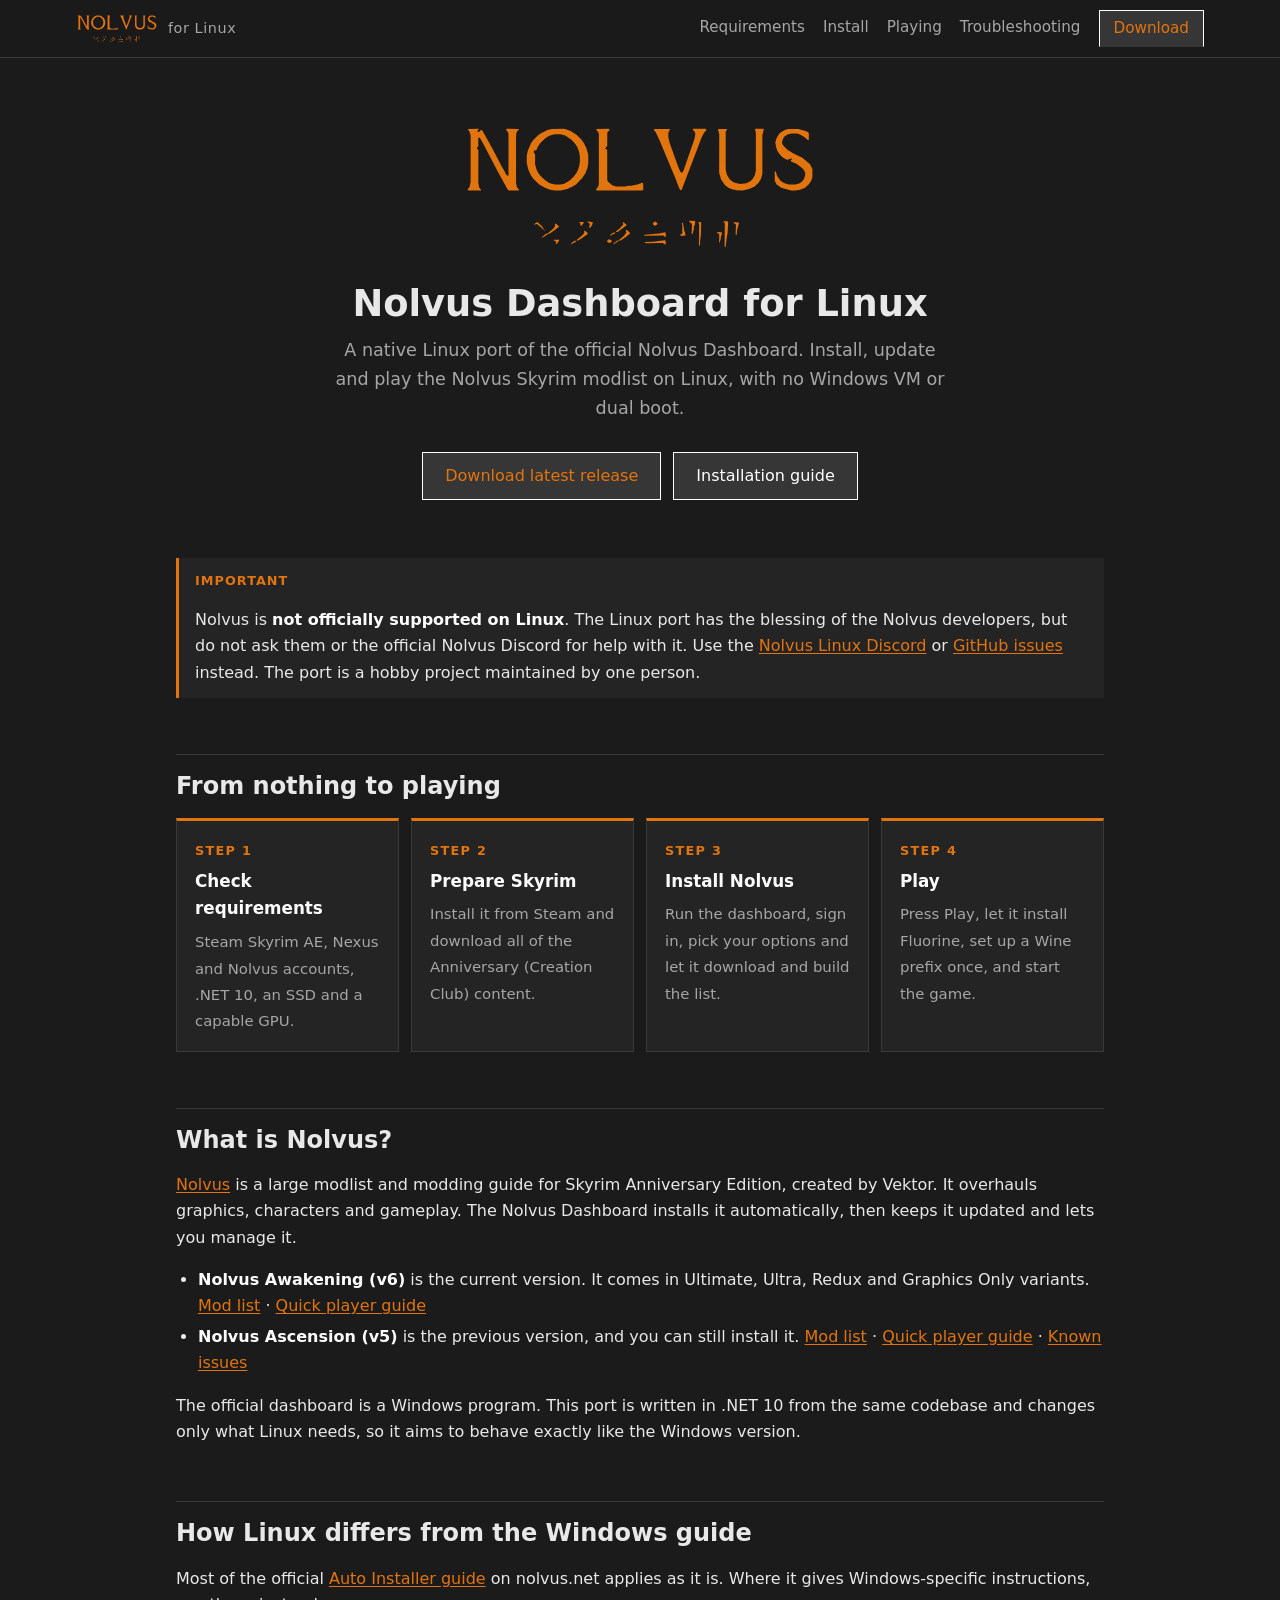
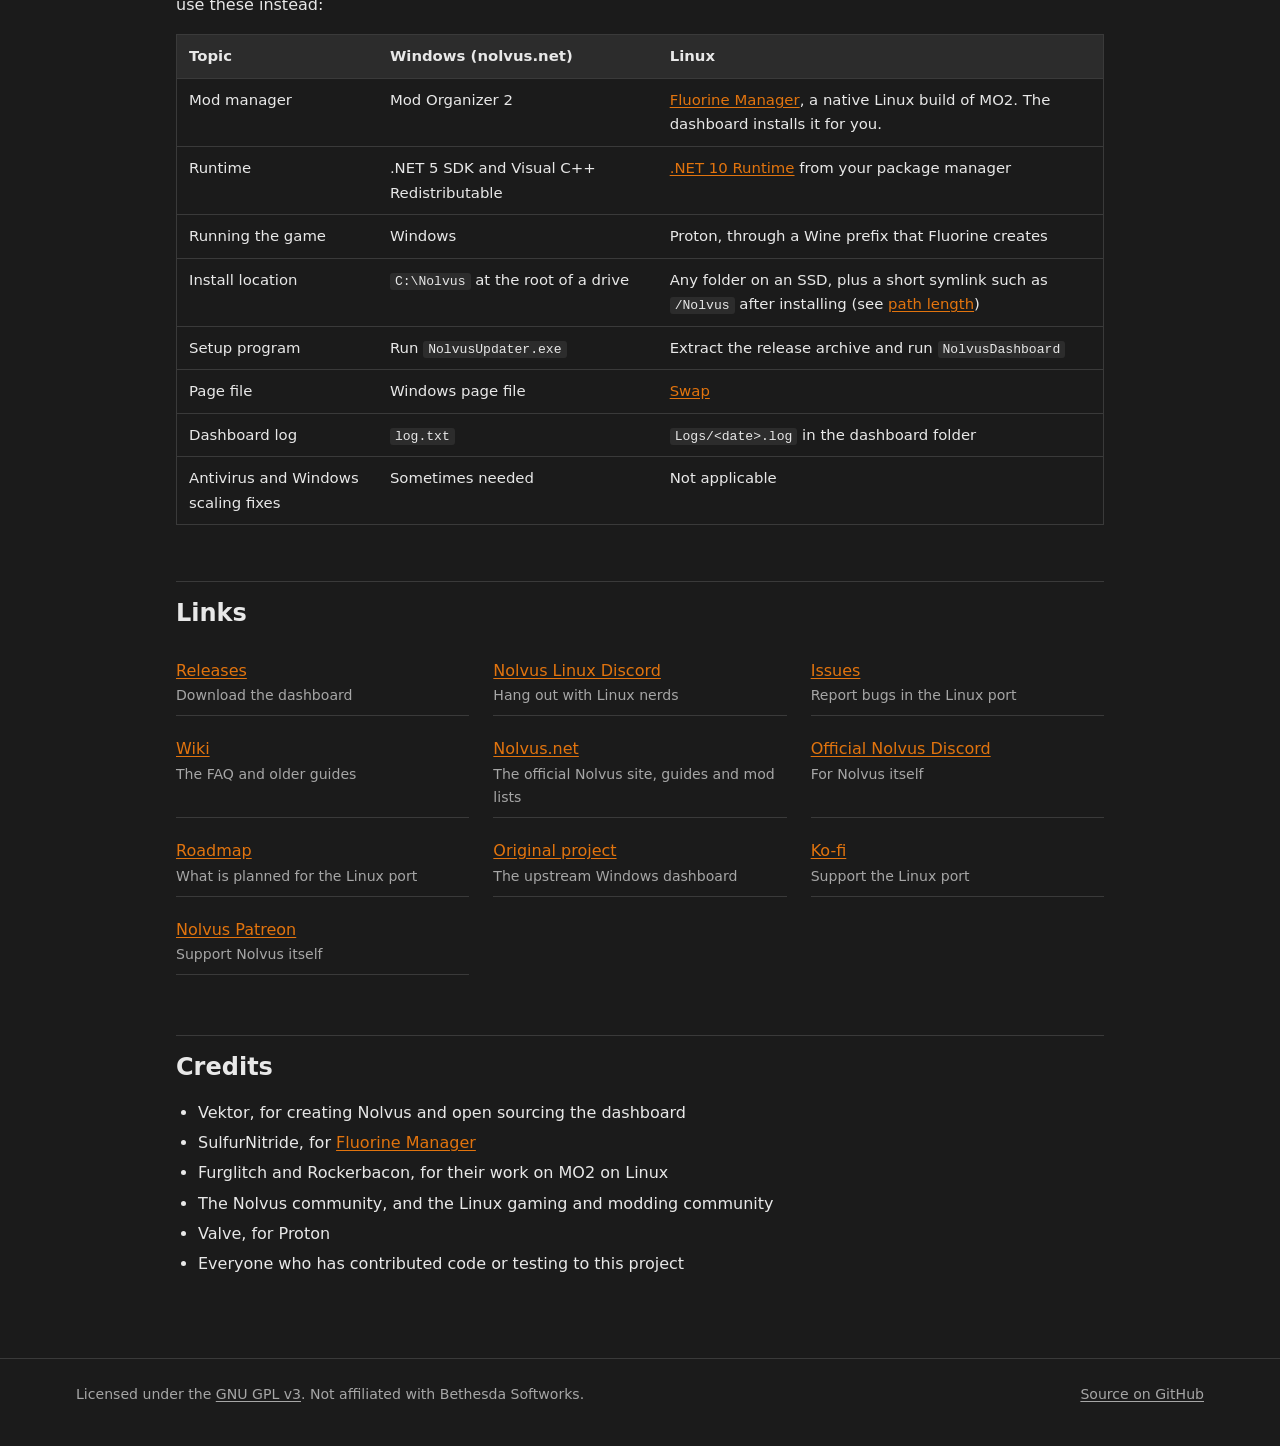
<file: docs/index.html>
<!doctype html>
<html lang="en">
<head>
<meta charset="utf-8">
<meta name="viewport" content="width=device-width, initial-scale=1">
<title>Nolvus Dashboard for Linux</title>
<meta name="description" content="Install and play the Nolvus Skyrim modlist natively on Linux. No Windows VM or dual boot required.">
<link rel="icon" href="assets/favicon.ico">
<link rel="stylesheet" href="assets/style.css">
</head>
<body>
<header class="site-header">
  <div class="bar">
    <a class="brand" href="./"><img src="assets/logo.svg" alt="Nolvus" width="82" height="30">for Linux</a>
    <nav class="site-nav">
      <a href="requirements.html">Requirements</a>
      <a href="install.html">Install</a>
      <a href="play.html">Playing</a>
      <a href="help.html">Troubleshooting</a>
      <a class="button primary" href="https://github.com/sableeyed/NolvusDashboard/releases/latest">Download</a>
    </nav>
  </div>
</header>

<main>
  <section class="hero">
    <img src="assets/logo.svg" alt="Nolvus" width="426" height="156">
    <h1>Nolvus Dashboard for Linux</h1>
    <p class="lede">A native Linux port of the official Nolvus Dashboard. Install, update and play the Nolvus Skyrim modlist on Linux, with no Windows VM or dual boot.</p>
    <div class="actions">
      <a class="button primary" href="https://github.com/sableeyed/NolvusDashboard/releases/latest">Download latest release</a>
      <a class="button" href="install.html">Installation guide</a>
    </div>
  </section>

  <div class="home">
    <div class="callout important">
      <span class="label">Important</span>
      <p>Nolvus is <strong>not officially supported on Linux</strong>. The Linux port has the blessing of the Nolvus developers, but do not ask them or the official Nolvus Discord for help with it. Use the <a href="https://discord.gg/Tazgf4Tr4u">Nolvus Linux Discord</a> or <a href="https://github.com/sableeyed/NolvusDashboard/issues">GitHub issues</a> instead. The port is a hobby project maintained by one person.</p>
    </div>

    <h2>From nothing to playing</h2>
    <div class="cards">
      <a class="card" href="requirements.html"><span class="num">Step 1</span><strong>Check requirements</strong><span>Steam Skyrim AE, Nexus and Nolvus accounts, .NET 10, an SSD and a capable GPU.</span></a>
      <a class="card" href="install.html#prepare-skyrim"><span class="num">Step 2</span><strong>Prepare Skyrim</strong><span>Install it from Steam and download all of the Anniversary (Creation Club) content.</span></a>
      <a class="card" href="install.html#first-launch"><span class="num">Step 3</span><strong>Install Nolvus</strong><span>Run the dashboard, sign in, pick your options and let it download and build the list.</span></a>
      <a class="card" href="play.html#first-play"><span class="num">Step 4</span><strong>Play</strong><span>Press Play, let it install Fluorine, set up a Wine prefix once, and start the game.</span></a>
    </div>

    <h2>What is Nolvus?</h2>
    <p><a href="https://www.nolvus.net">Nolvus</a> is a large modlist and modding guide for Skyrim Anniversary Edition, created by Vektor. It overhauls graphics, characters and gameplay. The Nolvus Dashboard installs it automatically, then keeps it updated and lets you manage it.</p>
    <ul>
      <li><strong>Nolvus Awakening (v6)</strong> is the current version. It comes in Ultimate, Ultra, Redux and Graphics Only variants. <a href="https://www.nolvus.net/awakening">Mod list</a> · <a href="https://www.nolvus.net/guide/awake/appendix/player-guide">Quick player guide</a></li>
      <li><strong>Nolvus Ascension (v5)</strong> is the previous version, and you can still install it. <a href="https://www.nolvus.net/ascension">Mod list</a> · <a href="https://www.nolvus.net/guide/asc/appendix/player-guide">Quick player guide</a> · <a href="https://www.nolvus.net/guide/asc/appendix/knownissues">Known issues</a></li>
    </ul>
    <p>The official dashboard is a Windows program. This port is written in .NET 10 from the same codebase and changes only what Linux needs, so it aims to behave exactly like the Windows version.</p>

    <h2>How Linux differs from the Windows guide</h2>
    <p>Most of the official <a href="https://www.nolvus.net/appendix/installer/introduction">Auto Installer guide</a> on nolvus.net applies as it is. Where it gives Windows-specific instructions, use these instead:</p>
    <div class="table-wrap">
      <table>
        <thead><tr><th>Topic</th><th>Windows (nolvus.net)</th><th>Linux</th></tr></thead>
        <tbody>
          <tr><td>Mod manager</td><td>Mod Organizer 2</td><td><a href="play.html#fluorine">Fluorine Manager</a>, a native Linux build of MO2. The dashboard installs it for you.</td></tr>
          <tr><td>Runtime</td><td>.NET 5 SDK and Visual C++ Redistributable</td><td><a href="requirements.html#software">.NET 10 Runtime</a> from your package manager</td></tr>
          <tr><td>Running the game</td><td>Windows</td><td>Proton, through a Wine prefix that Fluorine creates</td></tr>
          <tr><td>Install location</td><td><code>C:\Nolvus</code> at the root of a drive</td><td>Any folder on an SSD, plus a short symlink such as <code>/Nolvus</code> after installing (see <a href="help.html#path-length">path length</a>)</td></tr>
          <tr><td>Setup program</td><td>Run <code>NolvusUpdater.exe</code></td><td>Extract the release archive and run <code>NolvusDashboard</code></td></tr>
          <tr><td>Page file</td><td>Windows page file</td><td><a href="https://wiki.archlinux.org/title/Swap">Swap</a></td></tr>
          <tr><td>Dashboard log</td><td><code>log.txt</code></td><td><code>Logs/&lt;date&gt;.log</code> in the dashboard folder</td></tr>
          <tr><td>Antivirus and Windows scaling fixes</td><td>Sometimes needed</td><td>Not applicable</td></tr>
        </tbody>
      </table>
    </div>

    <h2>Links</h2>
    <ul class="link-grid">
      <li><a href="https://github.com/sableeyed/NolvusDashboard/releases">Releases</a><span>Download the dashboard</span></li>
      <li><a href="https://discord.gg/Tazgf4Tr4u">Nolvus Linux Discord</a><span>Hang out with Linux nerds</span></li>
      <li><a href="https://github.com/sableeyed/NolvusDashboard/issues">Issues</a><span>Report bugs in the Linux port</span></li>
      <li><a href="https://github.com/sableeyed/NolvusDashboard/wiki">Wiki</a><span>The FAQ and older guides</span></li>
      <li><a href="https://www.nolvus.net">Nolvus.net</a><span>The official Nolvus site, guides and mod lists</span></li>
      <li><a href="https://discord.gg/Zkh5PwD">Official Nolvus Discord</a><span>For Nolvus itself</span></li>
      <li><a href="https://raw.githubusercontent.com/sableeyed/image-cdn/refs/heads/master/RoadmapSep2026.png">Roadmap</a><span>What is planned for the Linux port</span></li>
      <li><a href="https://github.com/vektor9999/NolvusDashboard">Original project</a><span>The upstream Windows dashboard</span></li>
      <li><a href="https://ko-fi.com/mel49542">Ko-fi</a><span>Support the Linux port</span></li>
      <li><a href="https://www.patreon.com/nolvus">Nolvus Patreon</a><span>Support Nolvus itself</span></li>
    </ul>

    <h2>Credits</h2>
    <ul>
      <li>Vektor, for creating Nolvus and open sourcing the dashboard</li>
      <li>SulfurNitride, for <a href="https://github.com/SulfurNitride/Fluorine-Manager">Fluorine Manager</a></li>
      <li>Furglitch and Rockerbacon, for their work on MO2 on Linux</li>
      <li>The Nolvus community, and the Linux gaming and modding community</li>
      <li>Valve, for Proton</li>
      <li>Everyone who has contributed code or testing to this project</li>
    </ul>
  </div>
</main>

<footer class="site-footer">
  <div class="inner">
    <span>Licensed under the <a href="https://github.com/sableeyed/NolvusDashboard/blob/main/LICENSE">GNU GPL v3</a>. Not affiliated with Bethesda Softworks.</span>
    <span><a href="https://github.com/sableeyed/NolvusDashboard">Source on GitHub</a></span>
  </div>
</footer>
</body>
</html>
</file>
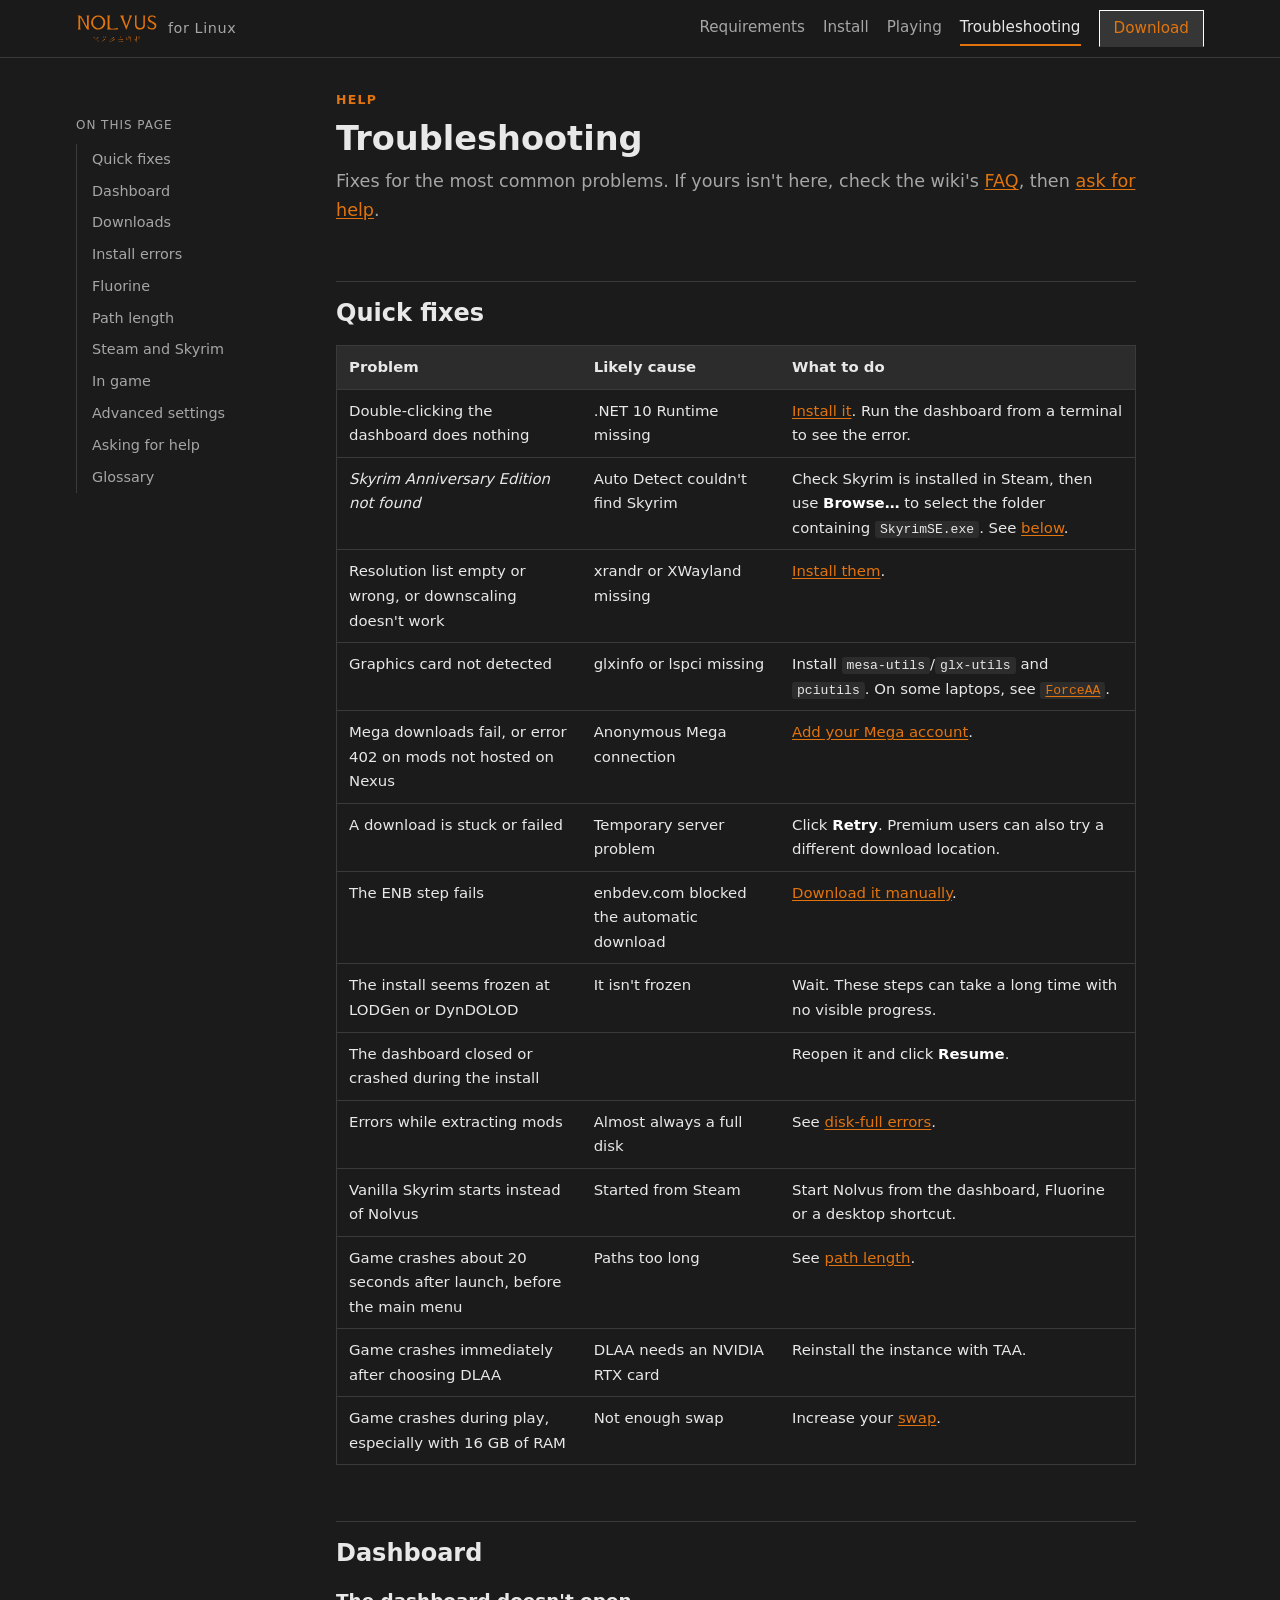
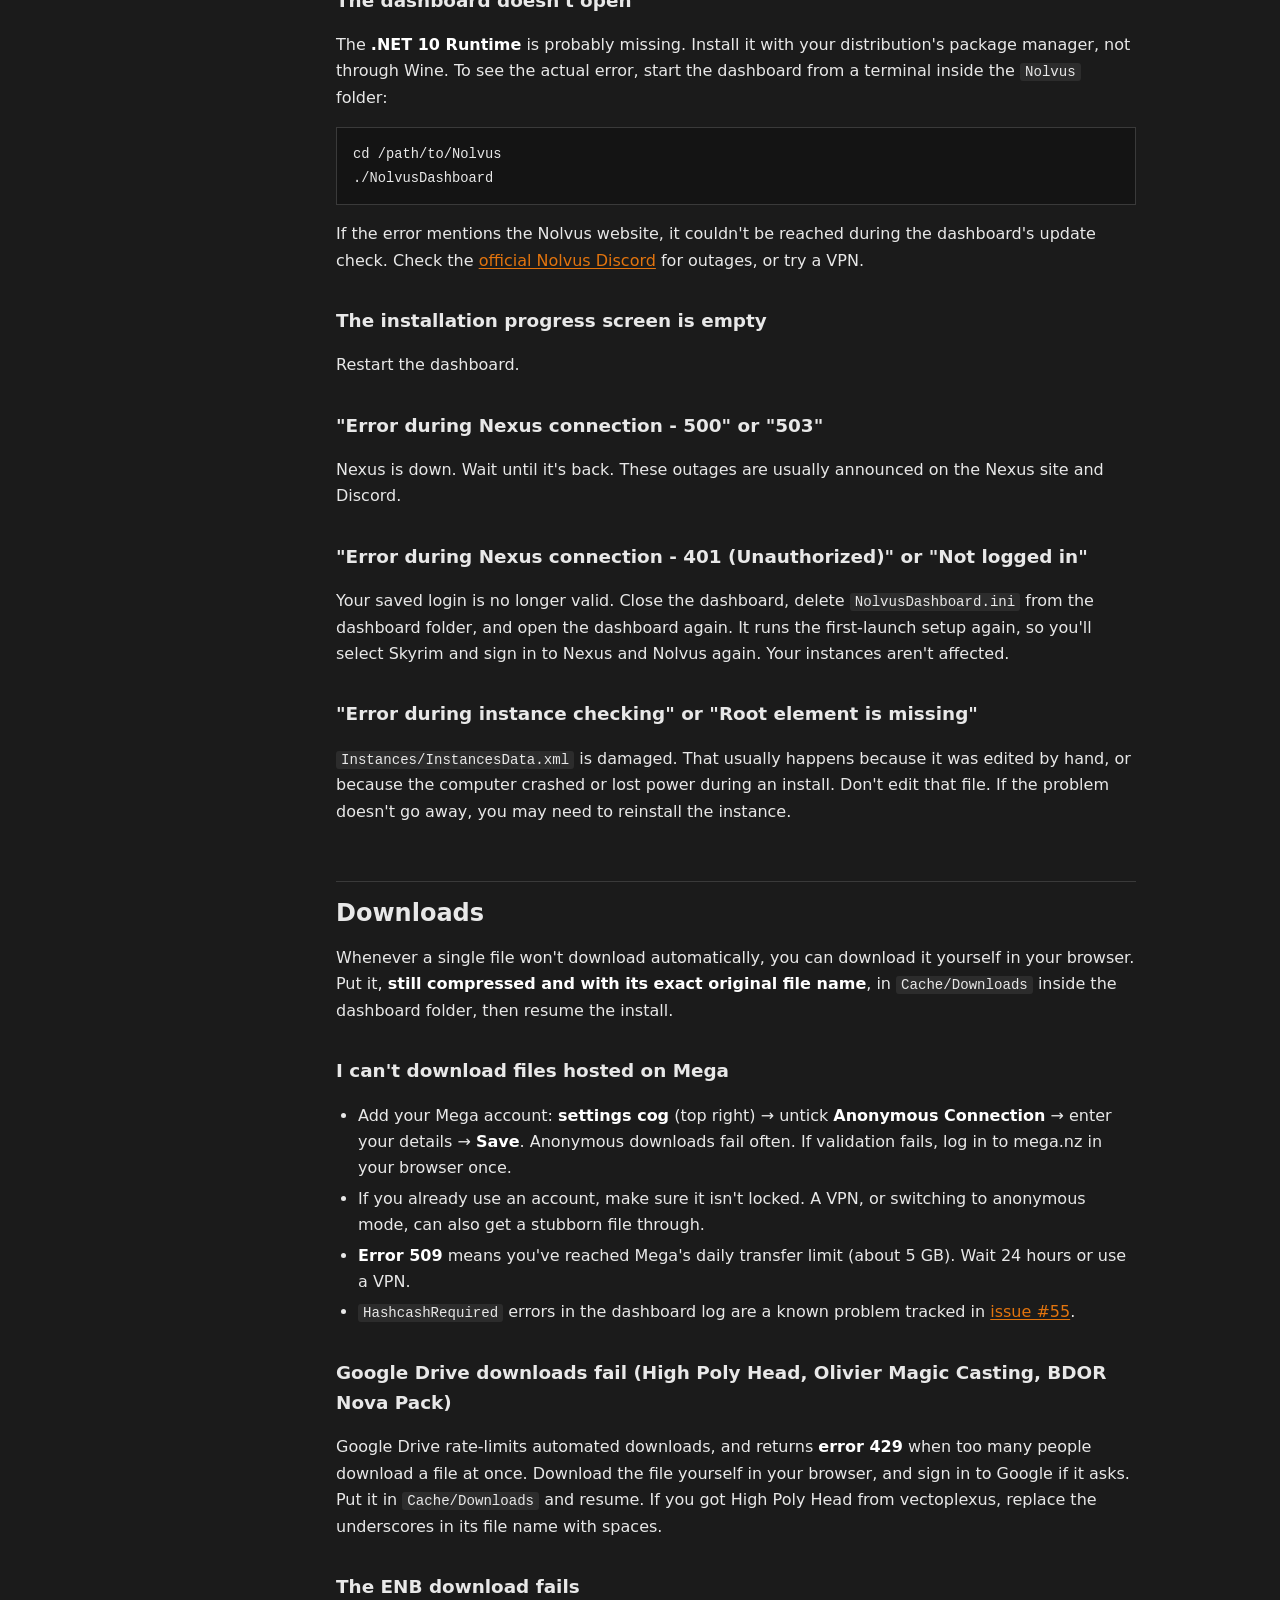
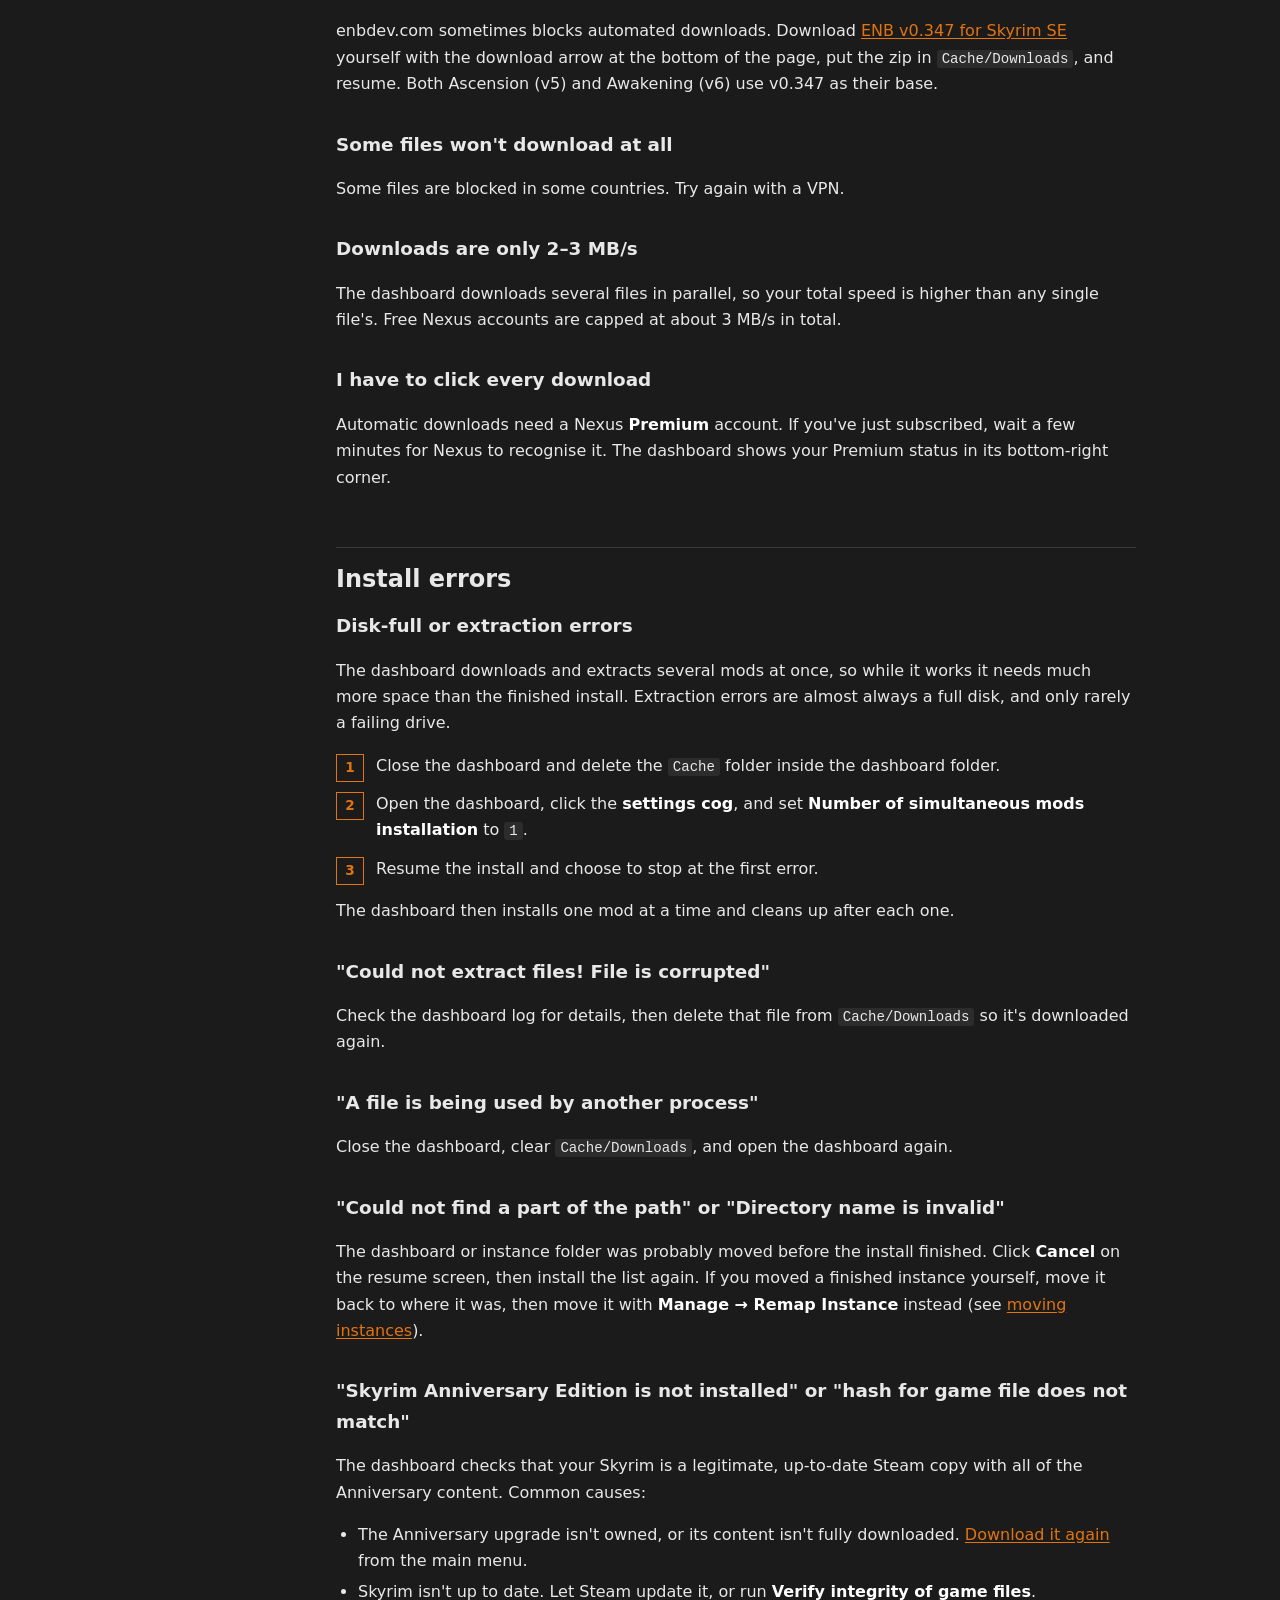
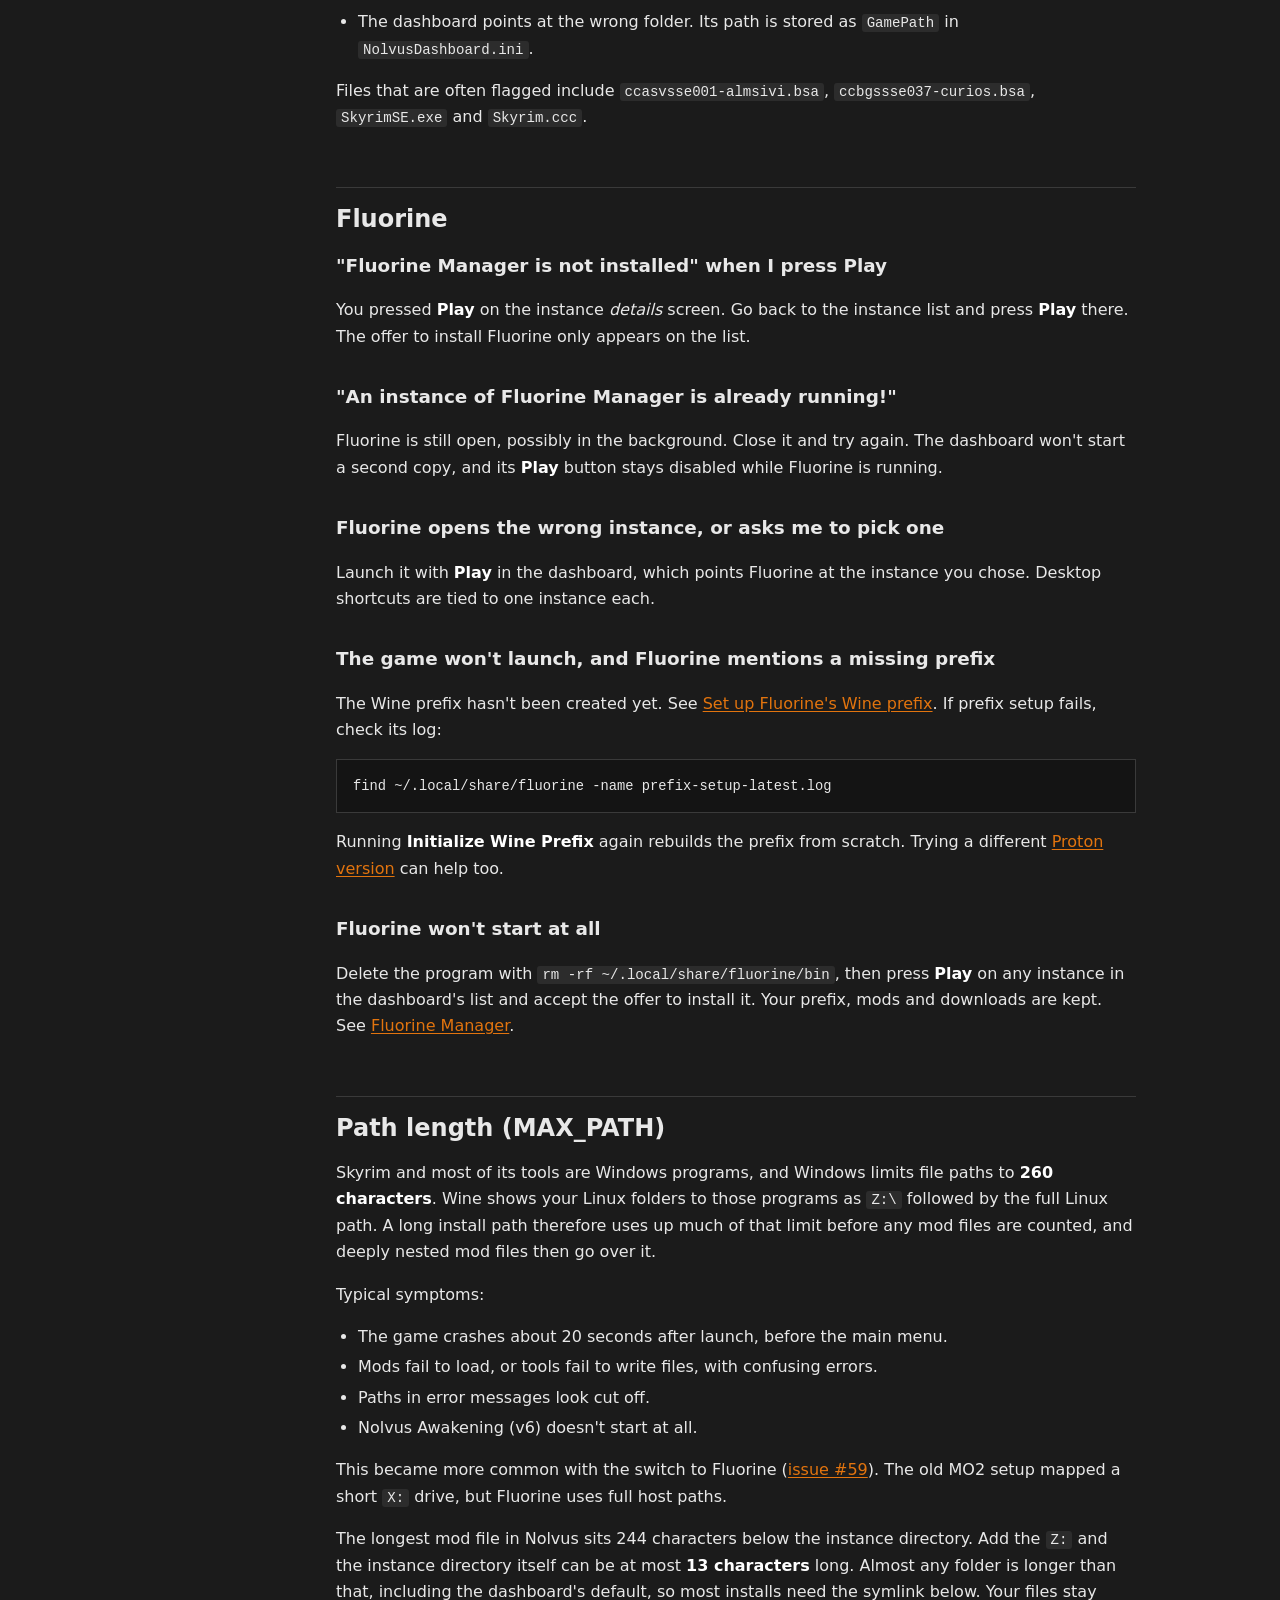
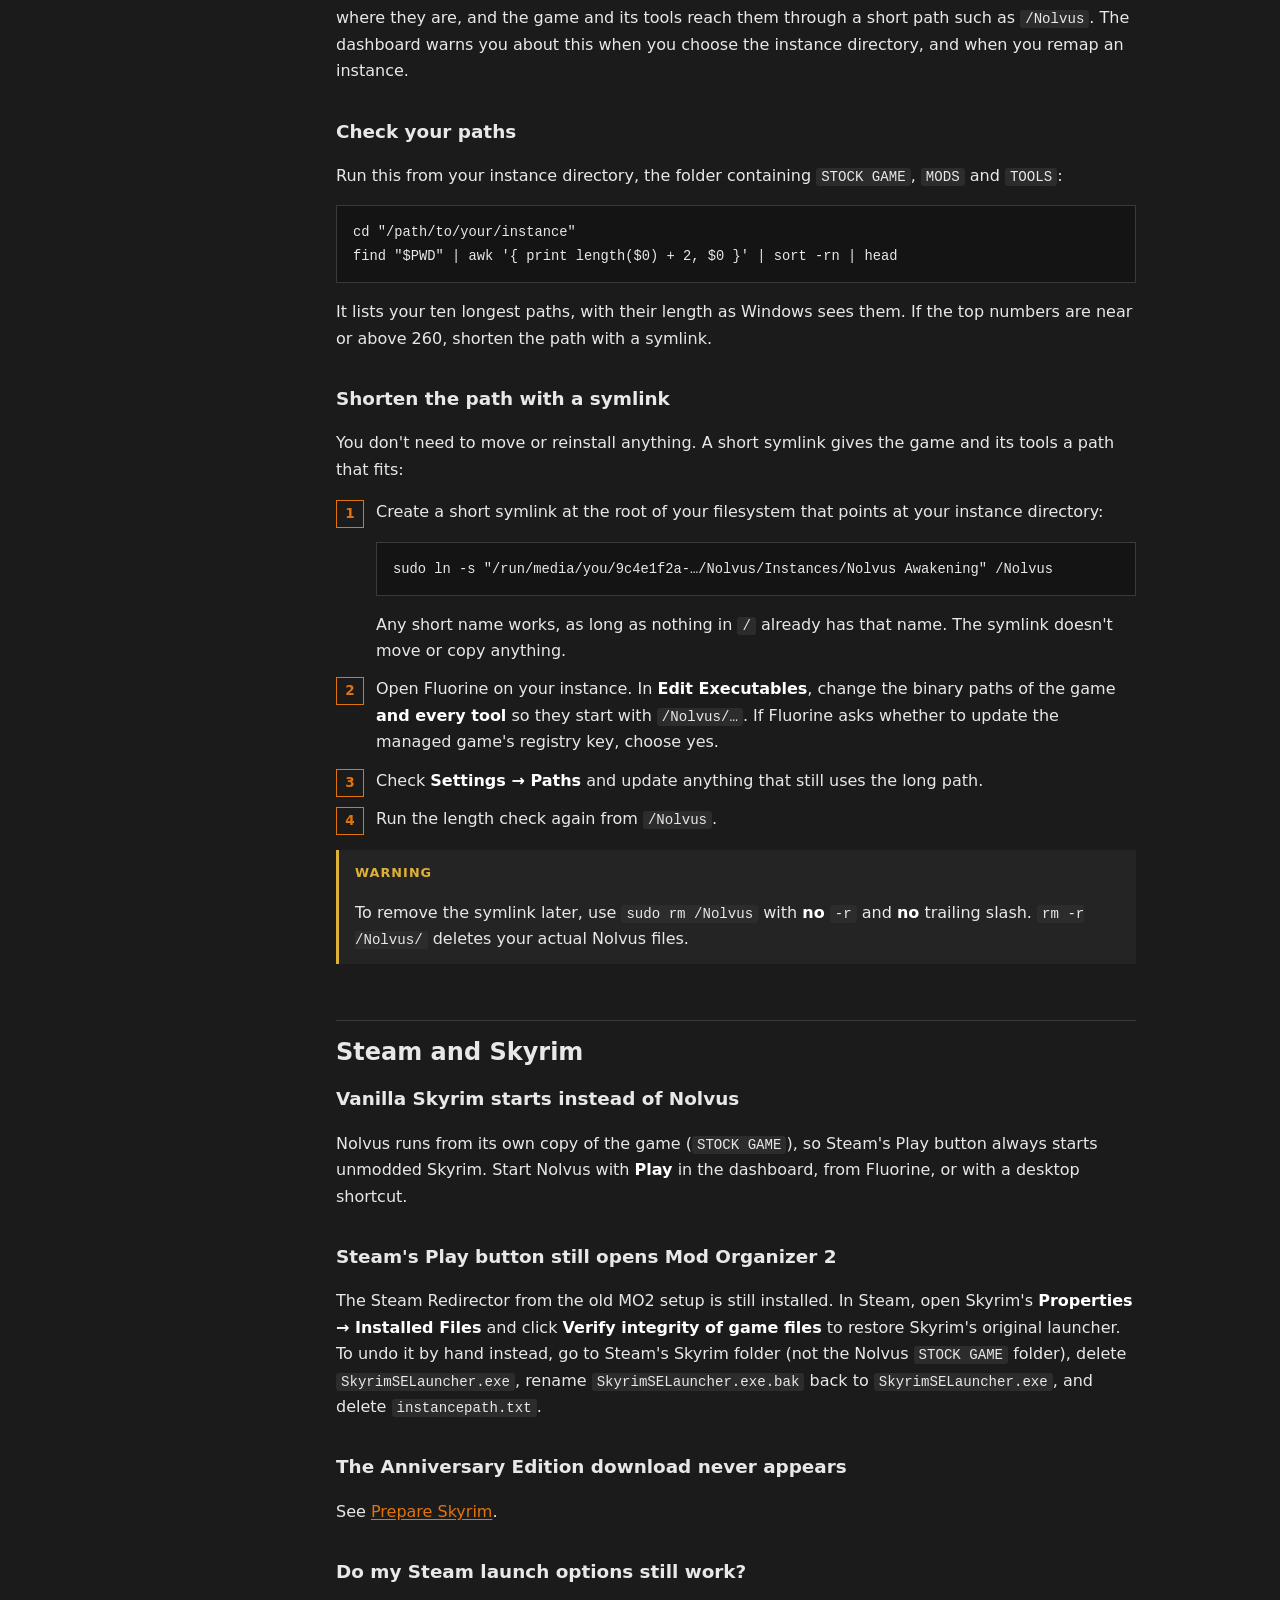
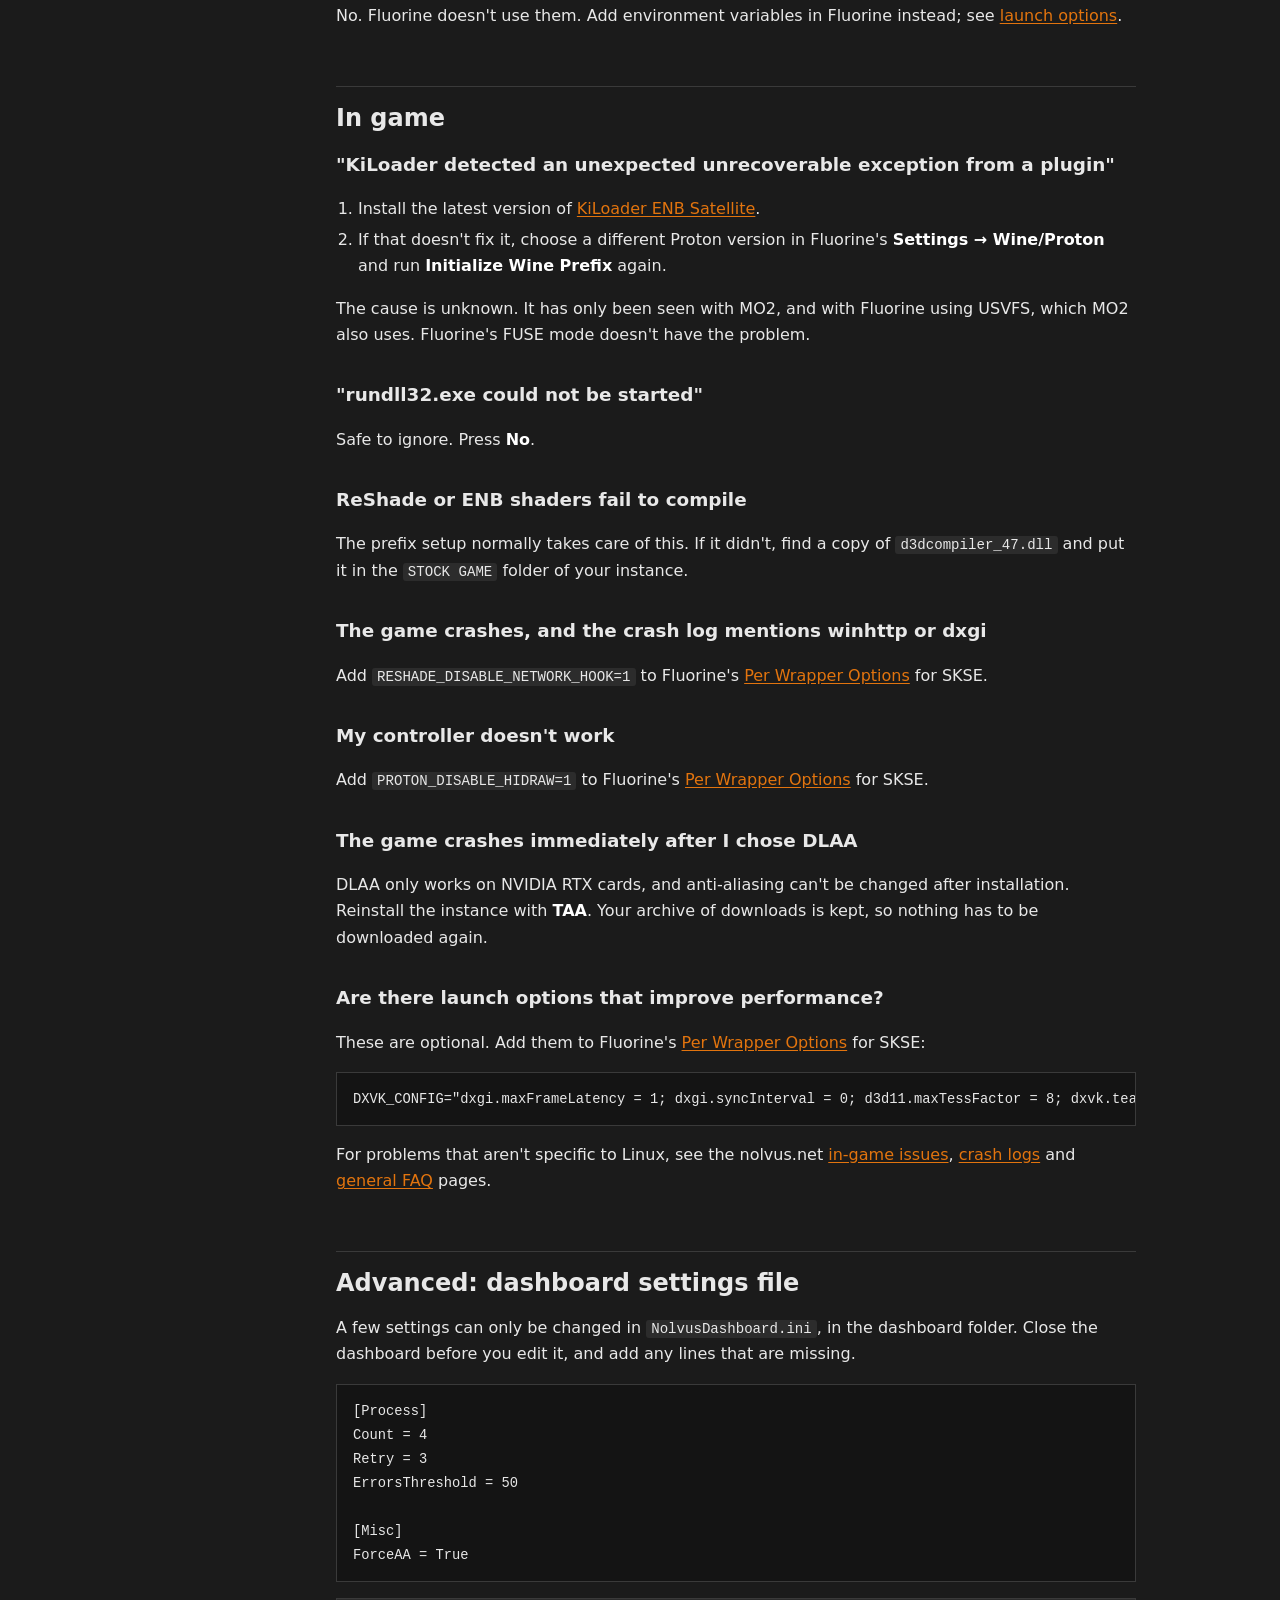
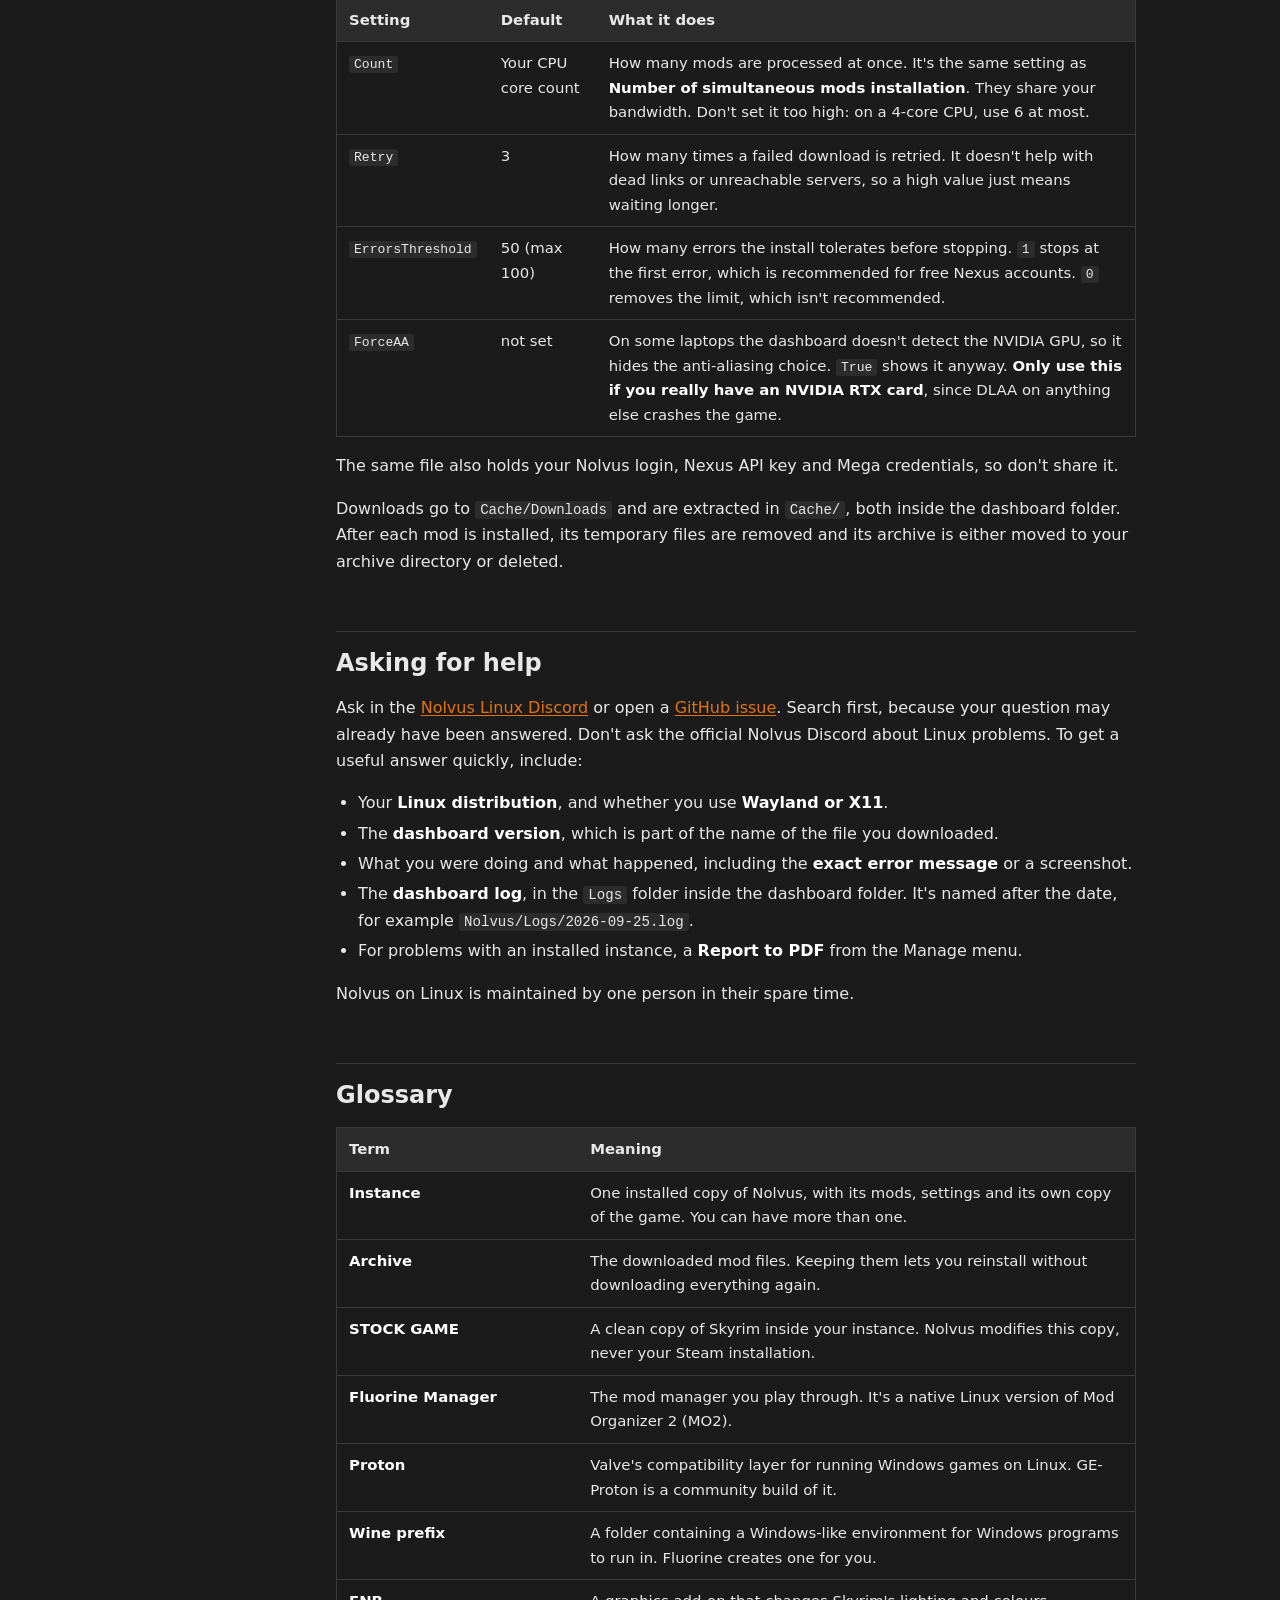
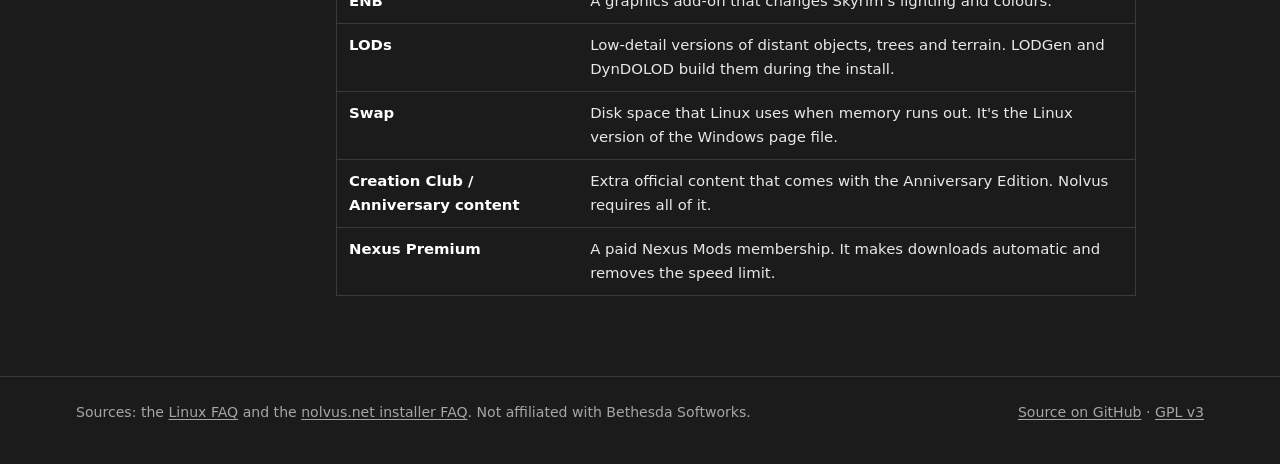
<file: docs/help.html>
<!doctype html>
<html lang="en">
<head>
<meta charset="utf-8">
<meta name="viewport" content="width=device-width, initial-scale=1">
<title>Troubleshooting · Nolvus Dashboard for Linux</title>
<meta name="description" content="Fixes for common Nolvus on Linux problems: downloads, Fluorine, path length, Steam and in-game issues.">
<link rel="icon" href="assets/favicon.ico">
<link rel="stylesheet" href="assets/style.css">
</head>
<body>
<header class="site-header">
  <div class="bar">
    <a class="brand" href="./"><img src="assets/logo.svg" alt="Nolvus" width="82" height="30">for Linux</a>
    <nav class="site-nav">
      <a href="requirements.html">Requirements</a>
      <a href="install.html">Install</a>
      <a href="play.html">Playing</a>
      <a href="help.html" aria-current="page">Troubleshooting</a>
      <a class="button primary" href="https://github.com/sableeyed/NolvusDashboard/releases/latest">Download</a>
    </nav>
  </div>
</header>

<div class="layout with-toc">
  <nav class="toc" aria-label="On this page">
    <p>On this page</p>
    <ol>
      <li><a href="#quick-fixes">Quick fixes</a></li>
      <li><a href="#dashboard">Dashboard</a></li>
      <li><a href="#downloads">Downloads</a></li>
      <li><a href="#install-errors">Install errors</a></li>
      <li><a href="#fluorine">Fluorine</a></li>
      <li><a href="#path-length">Path length</a></li>
      <li><a href="#steam">Steam and Skyrim</a></li>
      <li><a href="#in-game">In game</a></li>
      <li><a href="#ini">Advanced settings</a></li>
      <li><a href="#asking">Asking for help</a></li>
      <li><a href="#glossary">Glossary</a></li>
    </ol>
  </nav>

  <article>
    <p class="eyebrow">Help</p>
    <h1 class="page-title">Troubleshooting</h1>
    <p class="lede">Fixes for the most common problems. If yours isn't here, check the wiki's <a href="https://github.com/sableeyed/NolvusDashboard/wiki/Frequently-Asked-Questions">FAQ</a>, then <a href="#asking">ask for help</a>.</p>

    <h2 id="quick-fixes">Quick fixes</h2>
    <div class="table-wrap">
      <table>
        <thead><tr><th>Problem</th><th>Likely cause</th><th>What to do</th></tr></thead>
        <tbody>
          <tr><td>Double-clicking the dashboard does nothing</td><td>.NET 10 Runtime missing</td><td><a href="requirements.html#software">Install it</a>. Run the dashboard from a terminal to see the error.</td></tr>
          <tr><td><em>Skyrim Anniversary Edition not found</em></td><td>Auto Detect couldn't find Skyrim</td><td>Check Skyrim is installed in Steam, then use <strong>Browse…</strong> to select the folder containing <code>SkyrimSE.exe</code>. See <a href="#ae-not-installed">below</a>.</td></tr>
          <tr><td>Resolution list empty or wrong, or downscaling doesn't work</td><td>xrandr or XWayland missing</td><td><a href="requirements.html#software">Install them</a>.</td></tr>
          <tr><td>Graphics card not detected</td><td>glxinfo or lspci missing</td><td>Install <code>mesa-utils</code>/<code>glx-utils</code> and <code>pciutils</code>. On some laptops, see <a href="#ini"><code>ForceAA</code></a>.</td></tr>
          <tr><td>Mega downloads fail, or error 402 on mods not hosted on Nexus</td><td>Anonymous Mega connection</td><td><a href="install.html#settings">Add your Mega account</a>.</td></tr>
          <tr><td>A download is stuck or failed</td><td>Temporary server problem</td><td>Click <strong>Retry</strong>. Premium users can also try a different download location.</td></tr>
          <tr><td>The ENB step fails</td><td>enbdev.com blocked the automatic download</td><td><a href="#enb-download">Download it manually</a>.</td></tr>
          <tr><td>The install seems frozen at LODGen or DynDOLOD</td><td>It isn't frozen</td><td>Wait. These steps can take a long time with no visible progress.</td></tr>
          <tr><td>The dashboard closed or crashed during the install</td><td></td><td>Reopen it and click <strong>Resume</strong>.</td></tr>
          <tr><td>Errors while extracting mods</td><td>Almost always a full disk</td><td>See <a href="#disk-full">disk-full errors</a>.</td></tr>
          <tr><td>Vanilla Skyrim starts instead of Nolvus</td><td>Started from Steam</td><td>Start Nolvus from the dashboard, Fluorine or a desktop shortcut.</td></tr>
          <tr><td>Game crashes about 20 seconds after launch, before the main menu</td><td>Paths too long</td><td>See <a href="#path-length">path length</a>.</td></tr>
          <tr><td>Game crashes immediately after choosing DLAA</td><td>DLAA needs an NVIDIA RTX card</td><td>Reinstall the instance with TAA.</td></tr>
          <tr><td>Game crashes during play, especially with 16 GB of RAM</td><td>Not enough swap</td><td>Increase your <a href="https://wiki.archlinux.org/title/Swap">swap</a>.</td></tr>
        </tbody>
      </table>
    </div>

    <h2 id="dashboard">Dashboard</h2>

    <h3>The dashboard doesn't open</h3>
    <p>The <strong>.NET 10 Runtime</strong> is probably missing. Install it with your distribution's package manager, not through Wine. To see the actual error, start the dashboard from a terminal inside the <code>Nolvus</code> folder:</p>
<pre><code>cd /path/to/Nolvus
./NolvusDashboard</code></pre>
    <p>If the error mentions the Nolvus website, it couldn't be reached during the dashboard's update check. Check the <a href="https://discord.gg/Zkh5PwD">official Nolvus Discord</a> for outages, or try a VPN.</p>

    <h3>The installation progress screen is empty</h3>
    <p>Restart the dashboard.</p>

    <h3>"Error during Nexus connection - 500" or "503"</h3>
    <p>Nexus is down. Wait until it's back. These outages are usually announced on the Nexus site and Discord.</p>

    <h3>"Error during Nexus connection - 401 (Unauthorized)" or "Not logged in"</h3>
    <p>Your saved login is no longer valid. Close the dashboard, delete <code>NolvusDashboard.ini</code> from the dashboard folder, and open the dashboard again. It runs the first-launch setup again, so you'll select Skyrim and sign in to Nexus and Nolvus again. Your instances aren't affected.</p>

    <h3>"Error during instance checking" or "Root element is missing"</h3>
    <p><code>Instances/InstancesData.xml</code> is damaged. That usually happens because it was edited by hand, or because the computer crashed or lost power during an install. Don't edit that file. If the problem doesn't go away, you may need to reinstall the instance.</p>

    <h2 id="downloads">Downloads</h2>
    <p>Whenever a single file won't download automatically, you can download it yourself in your browser. Put it, <strong>still compressed and with its exact original file name</strong>, in <code>Cache/Downloads</code> inside the dashboard folder, then resume the install.</p>

    <h3>I can't download files hosted on Mega</h3>
    <ul>
      <li>Add your Mega account: <strong>settings cog</strong> (top right) → untick <strong>Anonymous Connection</strong> → enter your details → <strong>Save</strong>. Anonymous downloads fail often. If validation fails, log in to mega.nz in your browser once.</li>
      <li>If you already use an account, make sure it isn't locked. A VPN, or switching to anonymous mode, can also get a stubborn file through.</li>
      <li><strong>Error 509</strong> means you've reached Mega's daily transfer limit (about 5 GB). Wait 24 hours or use a VPN.</li>
      <li><code>HashcashRequired</code> errors in the dashboard log are a known problem tracked in <a href="https://github.com/sableeyed/NolvusDashboard/issues/55">issue #55</a>.</li>
    </ul>

    <h3>Google Drive downloads fail (High Poly Head, Olivier Magic Casting, BDOR Nova Pack)</h3>
    <p>Google Drive rate-limits automated downloads, and returns <strong>error 429</strong> when too many people download a file at once. Download the file yourself in your browser, and sign in to Google if it asks. Put it in <code>Cache/Downloads</code> and resume. If you got High Poly Head from vectoplexus, replace the underscores in its file name with spaces.</p>

    <h3 id="enb-download">The ENB download fails</h3>
    <p>enbdev.com sometimes blocks automated downloads. Download <a href="http://enbdev.com/mod_tesskyrimse_v0347.htm">ENB v0.347 for Skyrim SE</a> yourself with the download arrow at the bottom of the page, put the zip in <code>Cache/Downloads</code>, and resume. Both Ascension (v5) and Awakening (v6) use v0.347 as their base.</p>

    <h3>Some files won't download at all</h3>
    <p>Some files are blocked in some countries. Try again with a VPN.</p>

    <h3>Downloads are only 2–3 MB/s</h3>
    <p>The dashboard downloads several files in parallel, so your total speed is higher than any single file's. Free Nexus accounts are capped at about 3 MB/s in total.</p>

    <h3>I have to click every download</h3>
    <p>Automatic downloads need a Nexus <strong>Premium</strong> account. If you've just subscribed, wait a few minutes for Nexus to recognise it. The dashboard shows your Premium status in its bottom-right corner.</p>

    <h2 id="install-errors">Install errors</h2>

    <h3 id="disk-full">Disk-full or extraction errors</h3>
    <p>The dashboard downloads and extracts several mods at once, so while it works it needs much more space than the finished install. Extraction errors are almost always a full disk, and only rarely a failing drive.</p>
    <ol class="steps">
      <li>Close the dashboard and delete the <code>Cache</code> folder inside the dashboard folder.</li>
      <li>Open the dashboard, click the <strong>settings cog</strong>, and set <strong>Number of simultaneous mods installation</strong> to <code>1</code>.</li>
      <li>Resume the install and choose to stop at the first error.</li>
    </ol>
    <p>The dashboard then installs one mod at a time and cleans up after each one.</p>

    <h3>"Could not extract files! File is corrupted"</h3>
    <p>Check the dashboard log for details, then delete that file from <code>Cache/Downloads</code> so it's downloaded again.</p>

    <h3>"A file is being used by another process"</h3>
    <p>Close the dashboard, clear <code>Cache/Downloads</code>, and open the dashboard again.</p>

    <h3>"Could not find a part of the path" or "Directory name is invalid"</h3>
    <p>The dashboard or instance folder was probably moved before the install finished. Click <strong>Cancel</strong> on the resume screen, then install the list again. If you moved a finished instance yourself, move it back to where it was, then move it with <strong>Manage → Remap Instance</strong> instead (see <a href="play.html#instances">moving instances</a>).</p>

    <h3 id="ae-not-installed">"Skyrim Anniversary Edition is not installed" or "hash for game file does not match"</h3>
    <p>The dashboard checks that your Skyrim is a legitimate, up-to-date Steam copy with all of the Anniversary content. Common causes:</p>
    <ul>
      <li>The Anniversary upgrade isn't owned, or its content isn't fully downloaded. <a href="install.html#prepare-skyrim">Download it again</a> from the main menu.</li>
      <li>Skyrim isn't up to date. Let Steam update it, or run <strong>Verify integrity of game files</strong>.</li>
      <li>The dashboard points at the wrong folder. Its path is stored as <code>GamePath</code> in <code>NolvusDashboard.ini</code>.</li>
    </ul>
    <p>Files that are often flagged include <code>ccasvsse001-almsivi.bsa</code>, <code>ccbgssse037-curios.bsa</code>, <code>SkyrimSE.exe</code> and <code>Skyrim.ccc</code>.</p>

    <h2 id="fluorine">Fluorine</h2>

    <h3>"Fluorine Manager is not installed" when I press Play</h3>
    <p>You pressed <strong>Play</strong> on the instance <em>details</em> screen. Go back to the instance list and press <strong>Play</strong> there. The offer to install Fluorine only appears on the list.</p>

    <h3>"An instance of Fluorine Manager is already running!"</h3>
    <p>Fluorine is still open, possibly in the background. Close it and try again. The dashboard won't start a second copy, and its <strong>Play</strong> button stays disabled while Fluorine is running.</p>

    <h3>Fluorine opens the wrong instance, or asks me to pick one</h3>
    <p>Launch it with <strong>Play</strong> in the dashboard, which points Fluorine at the instance you chose. Desktop shortcuts are tied to one instance each.</p>

    <h3>The game won't launch, and Fluorine mentions a missing prefix</h3>
    <p>The Wine prefix hasn't been created yet. See <a href="play.html#prefix">Set up Fluorine's Wine prefix</a>. If prefix setup fails, check its log:</p>
<pre><code>find ~/.local/share/fluorine -name prefix-setup-latest.log</code></pre>
    <p>Running <strong>Initialize Wine Prefix</strong> again rebuilds the prefix from scratch. Trying a different <a href="play.html#proton">Proton version</a> can help too.</p>

    <h3>Fluorine won't start at all</h3>
    <p>Delete the program with <code>rm -rf ~/.local/share/fluorine/bin</code>, then press <strong>Play</strong> on any instance in the dashboard's list and accept the offer to install it. Your prefix, mods and downloads are kept. See <a href="play.html#fluorine">Fluorine Manager</a>.</p>

    <!-- The dashboard's path length warning opens help.html#path-length. Keep this id. -->
    <h2 id="path-length">Path length (MAX_PATH)</h2>
    <p>Skyrim and most of its tools are Windows programs, and Windows limits file paths to <strong>260 characters</strong>. Wine shows your Linux folders to those programs as <code>Z:\</code> followed by the full Linux path. A long install path therefore uses up much of that limit before any mod files are counted, and deeply nested mod files then go over it.</p>
    <p>Typical symptoms:</p>
    <ul>
      <li>The game crashes about 20 seconds after launch, before the main menu.</li>
      <li>Mods fail to load, or tools fail to write files, with confusing errors.</li>
      <li>Paths in error messages look cut off.</li>
      <li>Nolvus Awakening (v6) doesn't start at all.</li>
    </ul>
    <p>This became more common with the switch to Fluorine (<a href="https://github.com/sableeyed/NolvusDashboard/issues/59">issue #59</a>). The old MO2 setup mapped a short <code>X:</code> drive, but Fluorine uses full host paths.</p>
    <p>The longest mod file in Nolvus sits 244 characters below the instance directory. Add the <code>Z:</code> and the instance directory itself can be at most <strong>13 characters</strong> long. Almost any folder is longer than that, including the dashboard's default, so most installs need the symlink below. Your files stay where they are, and the game and its tools reach them through a short path such as <code>/Nolvus</code>. The dashboard warns you about this when you choose the instance directory, and when you remap an instance.</p>

    <h3>Check your paths</h3>
    <p>Run this from your instance directory, the folder containing <code>STOCK GAME</code>, <code>MODS</code> and <code>TOOLS</code>:</p>
<pre><code>cd "/path/to/your/instance"
find "$PWD" | awk '{ print length($0) + 2, $0 }' | sort -rn | head</code></pre>
    <p>It lists your ten longest paths, with their length as Windows sees them. If the top numbers are near or above 260, shorten the path with a symlink.</p>

    <h3>Shorten the path with a symlink</h3>
    <p>You don't need to move or reinstall anything. A short symlink gives the game and its tools a path that fits:</p>
    <ol class="steps">
      <li>Create a short symlink at the root of your filesystem that points at your instance directory:
<pre><code>sudo ln -s "/run/media/you/9c4e1f2a-…/Nolvus/Instances/Nolvus Awakening" /Nolvus</code></pre>
        Any short name works, as long as nothing in <code>/</code> already has that name. The symlink doesn't move or copy anything.</li>
      <li>Open Fluorine on your instance. In <strong>Edit Executables</strong>, change the binary paths of the game <strong>and every tool</strong> so they start with <code>/Nolvus/…</code>. If Fluorine asks whether to update the managed game's registry key, choose yes.</li>
      <li>Check <strong>Settings → Paths</strong> and update anything that still uses the long path.</li>
      <li>Run the length check again from <code>/Nolvus</code>.</li>
    </ol>
    <div class="callout warning">
      <span class="label">Warning</span>
      <p>To remove the symlink later, use <code>sudo rm /Nolvus</code> with <strong>no</strong> <code>-r</code> and <strong>no</strong> trailing slash. <code>rm -r /Nolvus/</code> deletes your actual Nolvus files.</p>
    </div>

    <h2 id="steam">Steam and Skyrim</h2>

    <h3>Vanilla Skyrim starts instead of Nolvus</h3>
    <p>Nolvus runs from its own copy of the game (<code>STOCK GAME</code>), so Steam's Play button always starts unmodded Skyrim. Start Nolvus with <strong>Play</strong> in the dashboard, from Fluorine, or with a desktop shortcut.</p>

    <h3 id="steam-redirector">Steam's Play button still opens Mod Organizer 2</h3>
    <p>The Steam Redirector from the old MO2 setup is still installed. In Steam, open Skyrim's <strong>Properties → Installed Files</strong> and click <strong>Verify integrity of game files</strong> to restore Skyrim's original launcher. To undo it by hand instead, go to Steam's Skyrim folder (not the Nolvus <code>STOCK GAME</code> folder), delete <code>SkyrimSELauncher.exe</code>, rename <code>SkyrimSELauncher.exe.bak</code> back to <code>SkyrimSELauncher.exe</code>, and delete <code>instancepath.txt</code>.</p>

    <h3>The Anniversary Edition download never appears</h3>
    <p>See <a href="install.html#prepare-skyrim">Prepare Skyrim</a>.</p>

    <h3>Do my Steam launch options still work?</h3>
    <p>No. Fluorine doesn't use them. Add environment variables in Fluorine instead; see <a href="play.html#launch-options">launch options</a>.</p>

    <h2 id="in-game">In game</h2>

    <h3>"KiLoader detected an unexpected unrecoverable exception from a plugin"</h3>
    <ol>
      <li>Install the latest version of <a href="https://www.nexusmods.com/skyrimspecialedition/mods/99404?tab=files">KiLoader ENB Satellite</a>.</li>
      <li>If that doesn't fix it, choose a different Proton version in Fluorine's <strong>Settings → Wine/Proton</strong> and run <strong>Initialize Wine Prefix</strong> again.</li>
    </ol>
    <p>The cause is unknown. It has only been seen with MO2, and with Fluorine using USVFS, which MO2 also uses. Fluorine's FUSE mode doesn't have the problem.</p>

    <h3>"rundll32.exe could not be started"</h3>
    <p>Safe to ignore. Press <strong>No</strong>.</p>

    <h3>ReShade or ENB shaders fail to compile</h3>
    <p>The prefix setup normally takes care of this. If it didn't, find a copy of <code>d3dcompiler_47.dll</code> and put it in the <code>STOCK GAME</code> folder of your instance.</p>

    <h3>The game crashes, and the crash log mentions winhttp or dxgi</h3>
    <p>Add <code>RESHADE_DISABLE_NETWORK_HOOK=1</code> to Fluorine's <a href="play.html#launch-options">Per Wrapper Options</a> for SKSE.</p>

    <h3>My controller doesn't work</h3>
    <p>Add <code>PROTON_DISABLE_HIDRAW=1</code> to Fluorine's <a href="play.html#launch-options">Per Wrapper Options</a> for SKSE.</p>

    <h3>The game crashes immediately after I chose DLAA</h3>
    <p>DLAA only works on NVIDIA RTX cards, and anti-aliasing can't be changed after installation. Reinstall the instance with <strong>TAA</strong>. Your archive of downloads is kept, so nothing has to be downloaded again.</p>

    <h3>Are there launch options that improve performance?</h3>
    <p>These are optional. Add them to Fluorine's <a href="play.html#launch-options">Per Wrapper Options</a> for SKSE:</p>
<pre><code>DXVK_CONFIG="dxgi.maxFrameLatency = 1; dxgi.syncInterval = 0; d3d11.maxTessFactor = 8; dxvk.tearFree = False" PROTON_LOG=0 PULSE_LATENCY_MSEC=60 MANGOHUD=0 PROTON_ENABLE_NVAPI=1 PROTON_DLSS_UPGRADE=1 PROTON_FSR4_UPGRADE=1 PROTON_FSR4_RDNA3_UPGRADE=1 PROTON_USE_NTSYNC=1 PROTON_ENABLE_WAYLAND=1 PROTON_DLSS_INDICATOR=0 PROTON_DXVK_GPLASYNC=1 DXVK_ASYNC=1</code></pre>
    <p>For problems that aren't specific to Linux, see the nolvus.net <a href="https://www.nolvus.net/catalog/game">in-game issues</a>, <a href="https://www.nolvus.net/catalog/crashlog">crash logs</a> and <a href="https://www.nolvus.net/catalog/gamefaq">general FAQ</a> pages.</p>

    <h2 id="ini">Advanced: dashboard settings file</h2>
    <p>A few settings can only be changed in <code>NolvusDashboard.ini</code>, in the dashboard folder. Close the dashboard before you edit it, and add any lines that are missing.</p>
<pre><code>[Process]
Count = 4
Retry = 3
ErrorsThreshold = 50

[Misc]
ForceAA = True</code></pre>
    <div class="table-wrap">
      <table>
        <thead><tr><th>Setting</th><th>Default</th><th>What it does</th></tr></thead>
        <tbody>
          <tr><td><code>Count</code></td><td>Your CPU core count</td><td>How many mods are processed at once. It's the same setting as <strong>Number of simultaneous mods installation</strong>. They share your bandwidth. Don't set it too high: on a 4-core CPU, use 6 at most.</td></tr>
          <tr><td><code>Retry</code></td><td>3</td><td>How many times a failed download is retried. It doesn't help with dead links or unreachable servers, so a high value just means waiting longer.</td></tr>
          <tr><td><code>ErrorsThreshold</code></td><td>50 (max 100)</td><td>How many errors the install tolerates before stopping. <code>1</code> stops at the first error, which is recommended for free Nexus accounts. <code>0</code> removes the limit, which isn't recommended.</td></tr>
          <tr><td><code>ForceAA</code></td><td>not set</td><td>On some laptops the dashboard doesn't detect the NVIDIA GPU, so it hides the anti-aliasing choice. <code>True</code> shows it anyway. <strong>Only use this if you really have an NVIDIA RTX card</strong>, since DLAA on anything else crashes the game.</td></tr>
        </tbody>
      </table>
    </div>
    <p>The same file also holds your Nolvus login, Nexus API key and Mega credentials, so don't share it.</p>
    <p>Downloads go to <code>Cache/Downloads</code> and are extracted in <code>Cache/</code>, both inside the dashboard folder. After each mod is installed, its temporary files are removed and its archive is either moved to your archive directory or deleted.</p>

    <h2 id="asking">Asking for help</h2>
    <p>Ask in the <a href="https://discord.gg/Tazgf4Tr4u">Nolvus Linux Discord</a> or open a <a href="https://github.com/sableeyed/NolvusDashboard/issues">GitHub issue</a>. Search first, because your question may already have been answered. Don't ask the official Nolvus Discord about Linux problems. To get a useful answer quickly, include:</p>
    <ul>
      <li>Your <strong>Linux distribution</strong>, and whether you use <strong>Wayland or X11</strong>.</li>
      <li>The <strong>dashboard version</strong>, which is part of the name of the file you downloaded.</li>
      <li>What you were doing and what happened, including the <strong>exact error message</strong> or a screenshot.</li>
      <li>The <strong>dashboard log</strong>, in the <code>Logs</code> folder inside the dashboard folder. It's named after the date, for example <code>Nolvus/Logs/2026-09-25.log</code>.</li>
      <li>For problems with an installed instance, a <strong>Report to PDF</strong> from the Manage menu.</li>
    </ul>
    <p>Nolvus on Linux is maintained by one person in their spare time.</p>

    <h2 id="glossary">Glossary</h2>
    <div class="table-wrap">
      <table>
        <thead><tr><th>Term</th><th>Meaning</th></tr></thead>
        <tbody>
          <tr><td><strong>Instance</strong></td><td>One installed copy of Nolvus, with its mods, settings and its own copy of the game. You can have more than one.</td></tr>
          <tr><td><strong>Archive</strong></td><td>The downloaded mod files. Keeping them lets you reinstall without downloading everything again.</td></tr>
          <tr><td><strong>STOCK GAME</strong></td><td>A clean copy of Skyrim inside your instance. Nolvus modifies this copy, never your Steam installation.</td></tr>
          <tr><td><strong>Fluorine Manager</strong></td><td>The mod manager you play through. It's a native Linux version of Mod Organizer 2 (MO2).</td></tr>
          <tr><td><strong>Proton</strong></td><td>Valve's compatibility layer for running Windows games on Linux. GE-Proton is a community build of it.</td></tr>
          <tr><td><strong>Wine prefix</strong></td><td>A folder containing a Windows-like environment for Windows programs to run in. Fluorine creates one for you.</td></tr>
          <tr><td><strong>ENB</strong></td><td>A graphics add-on that changes Skyrim's lighting and colours.</td></tr>
          <tr><td><strong>LODs</strong></td><td>Low-detail versions of distant objects, trees and terrain. LODGen and DynDOLOD build them during the install.</td></tr>
          <tr><td><strong>Swap</strong></td><td>Disk space that Linux uses when memory runs out. It's the Linux version of the Windows page file.</td></tr>
          <tr><td><strong>Creation Club / Anniversary content</strong></td><td>Extra official content that comes with the Anniversary Edition. Nolvus requires all of it.</td></tr>
          <tr><td><strong>Nexus Premium</strong></td><td>A paid Nexus Mods membership. It makes downloads automatic and removes the speed limit.</td></tr>
        </tbody>
      </table>
    </div>
  </article>
</div>

<footer class="site-footer">
  <div class="inner">
    <span>Sources: the <a href="https://github.com/sableeyed/NolvusDashboard/wiki/Frequently-Asked-Questions">Linux FAQ</a> and the <a href="https://www.nolvus.net/appendix/installer/faq">nolvus.net installer FAQ</a>. Not affiliated with Bethesda Softworks.</span>
    <span><a href="https://github.com/sableeyed/NolvusDashboard">Source on GitHub</a> · <a href="https://github.com/sableeyed/NolvusDashboard/blob/main/LICENSE">GPL v3</a></span>
  </div>
</footer>
</body>
</html>
</file>
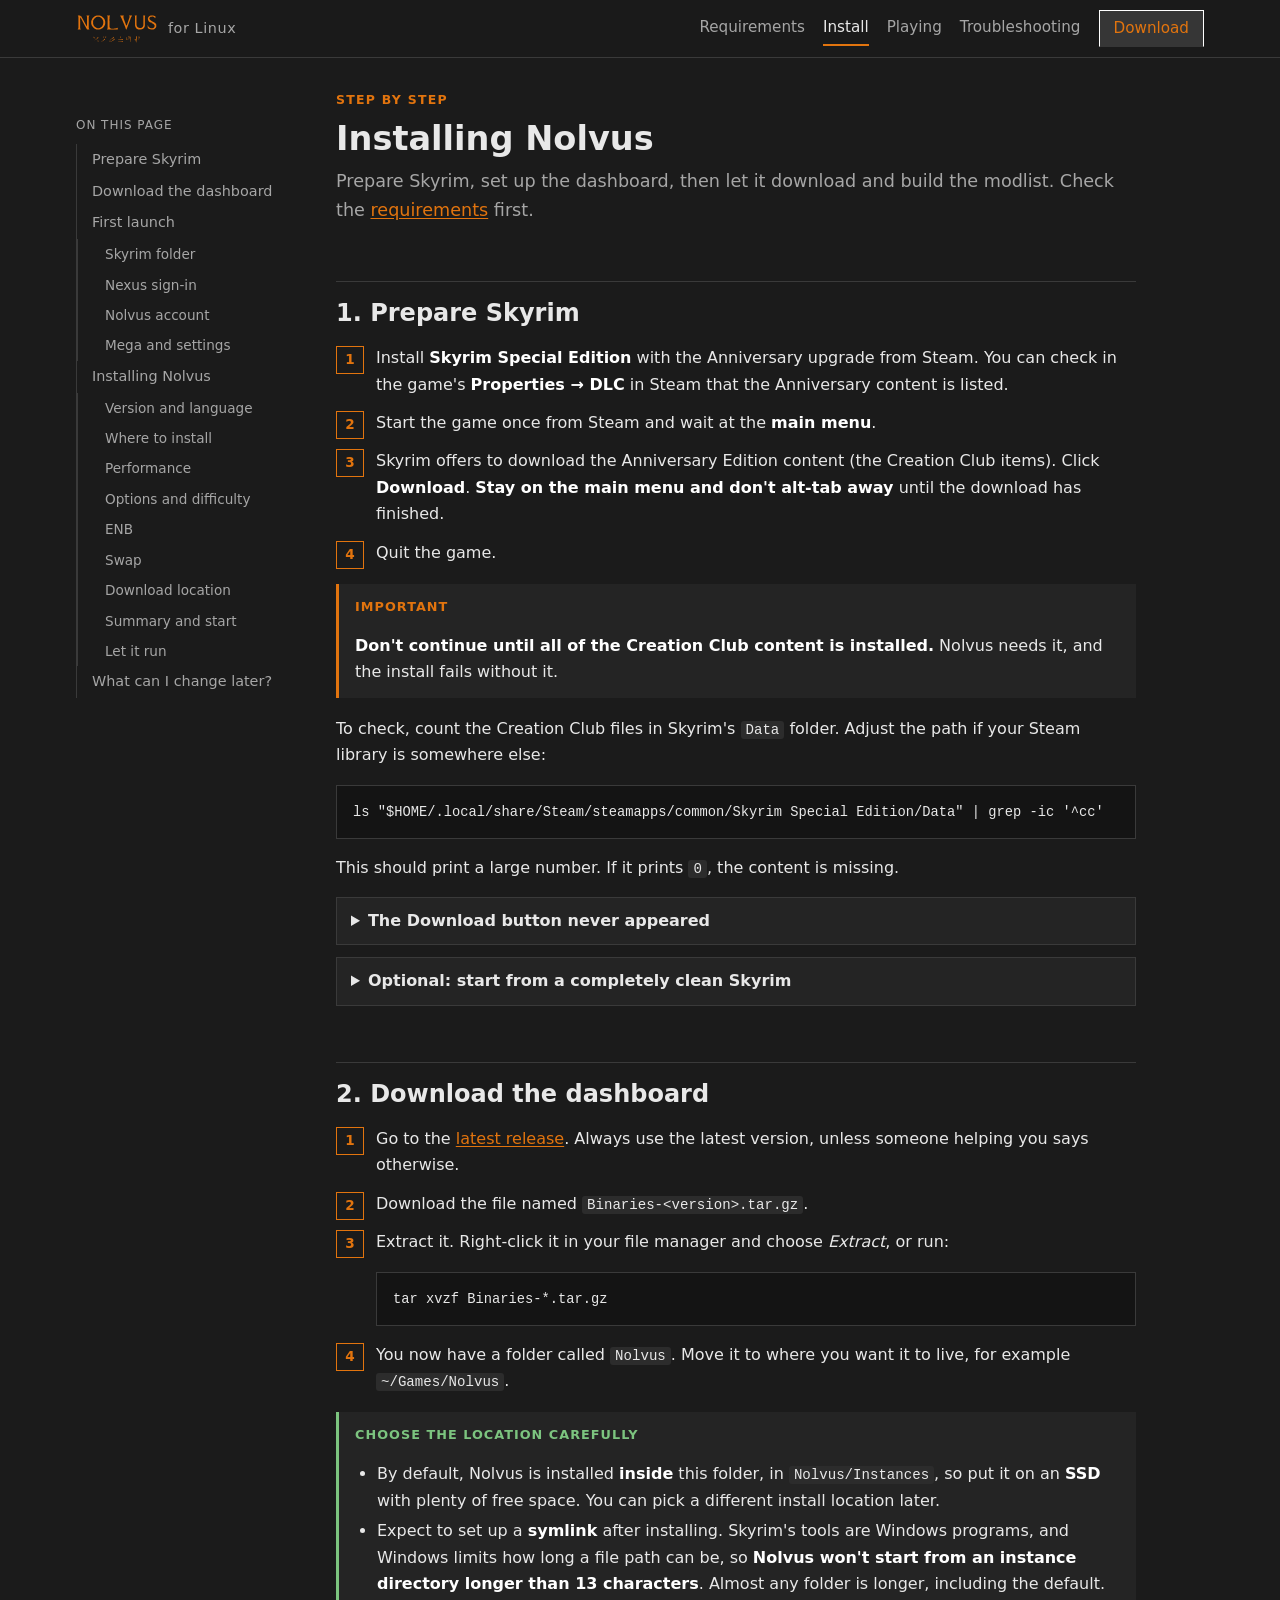
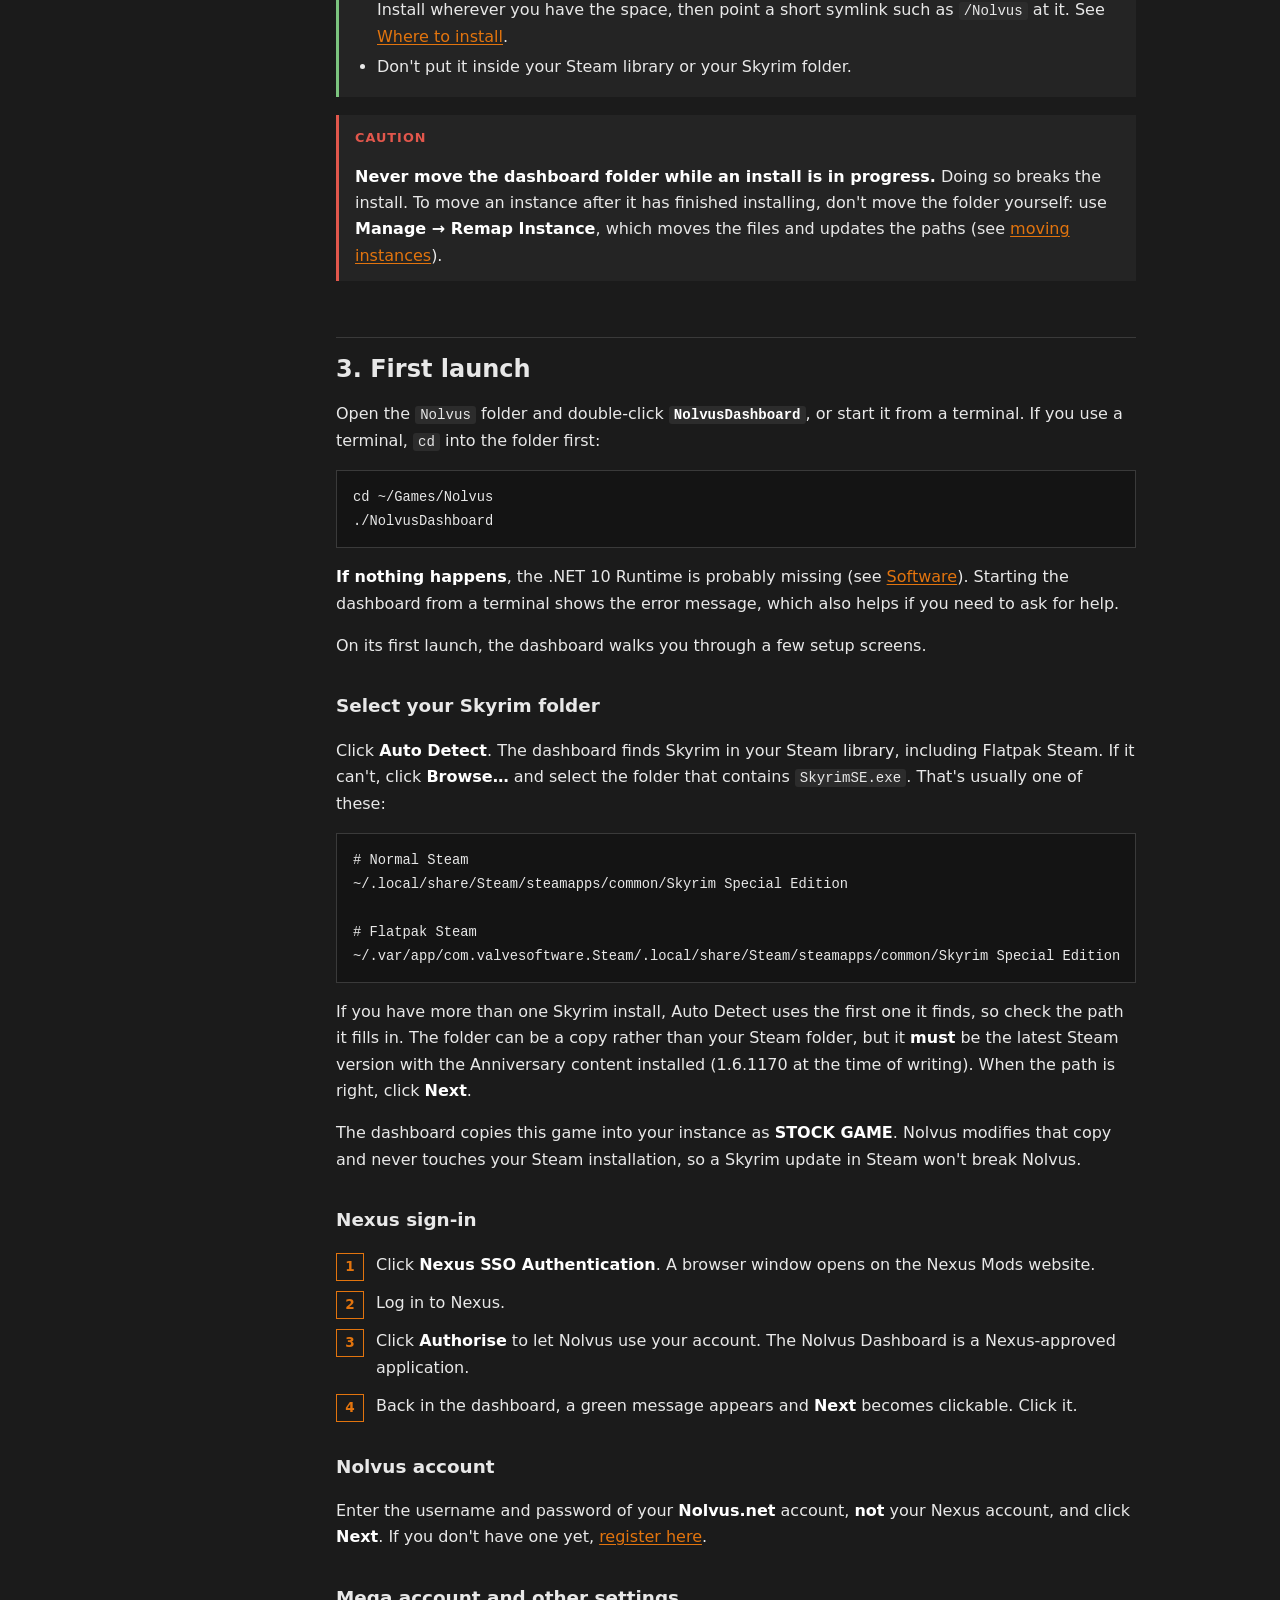
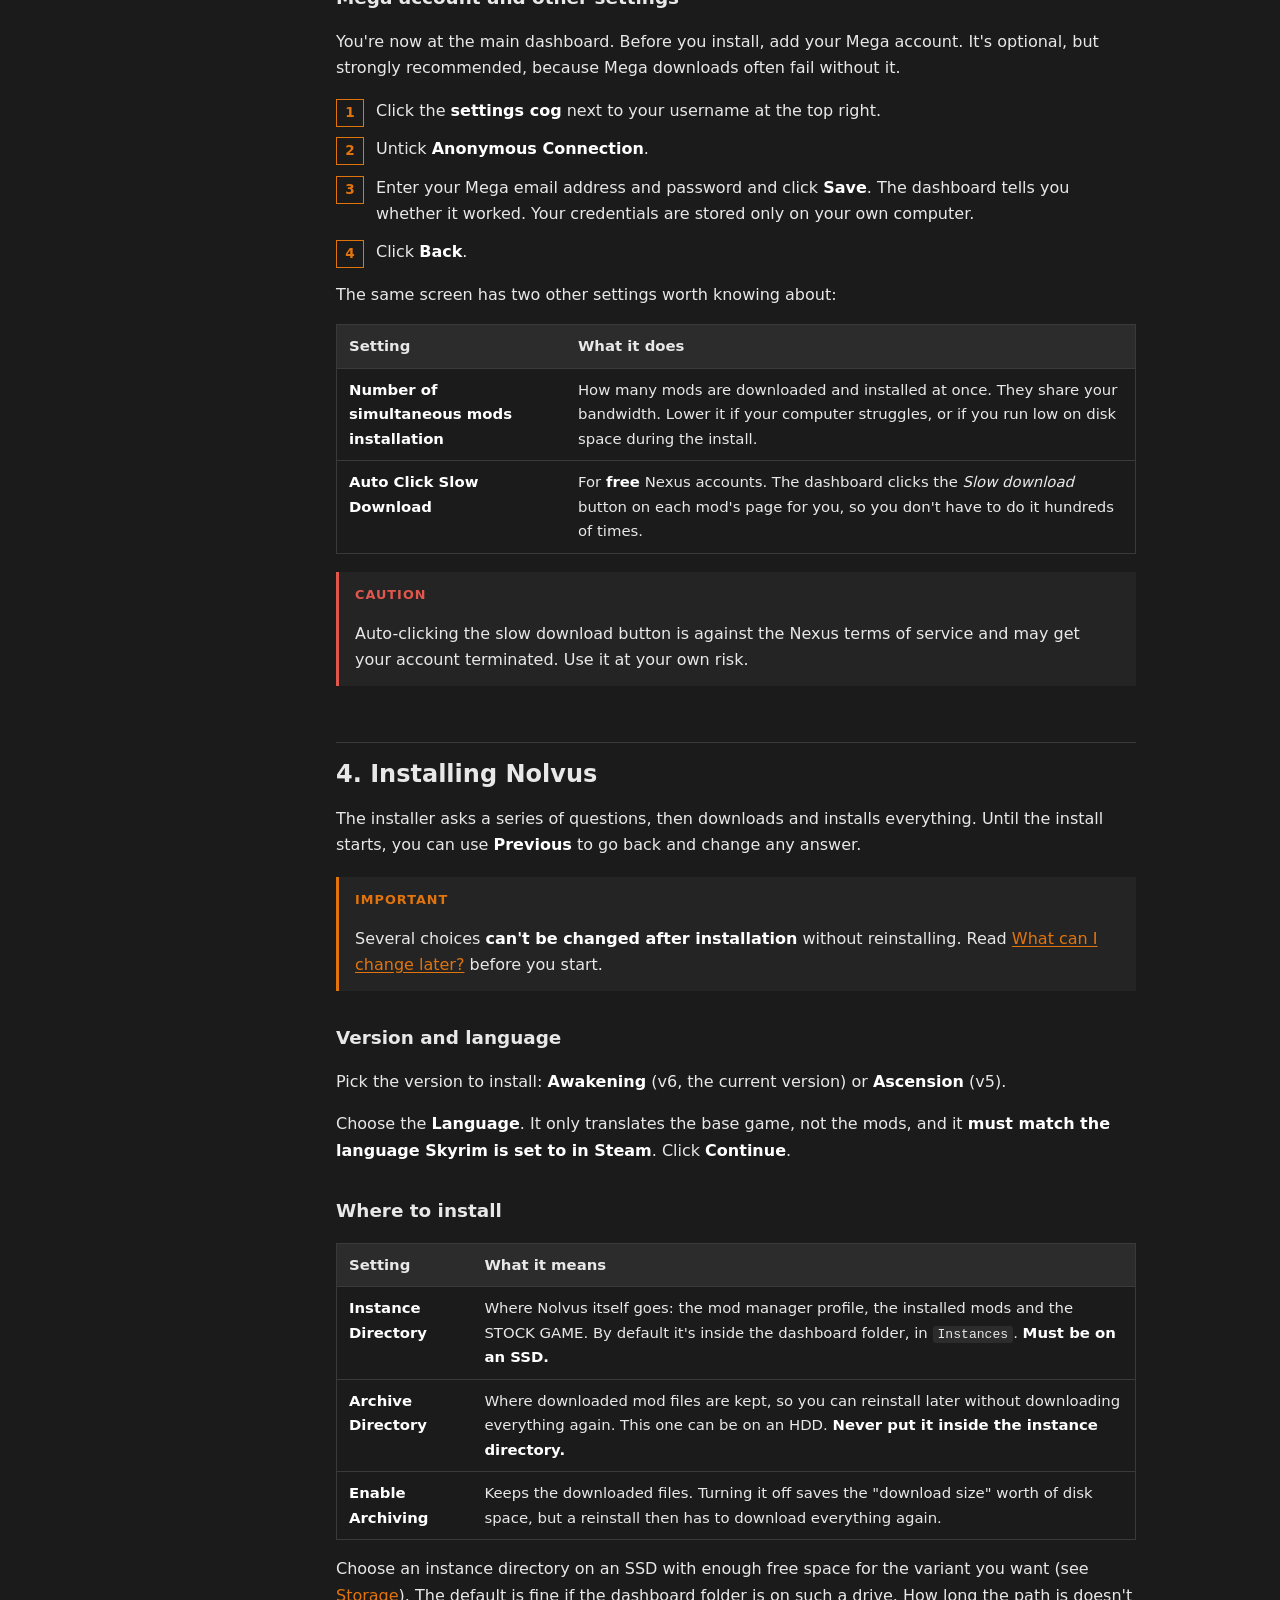
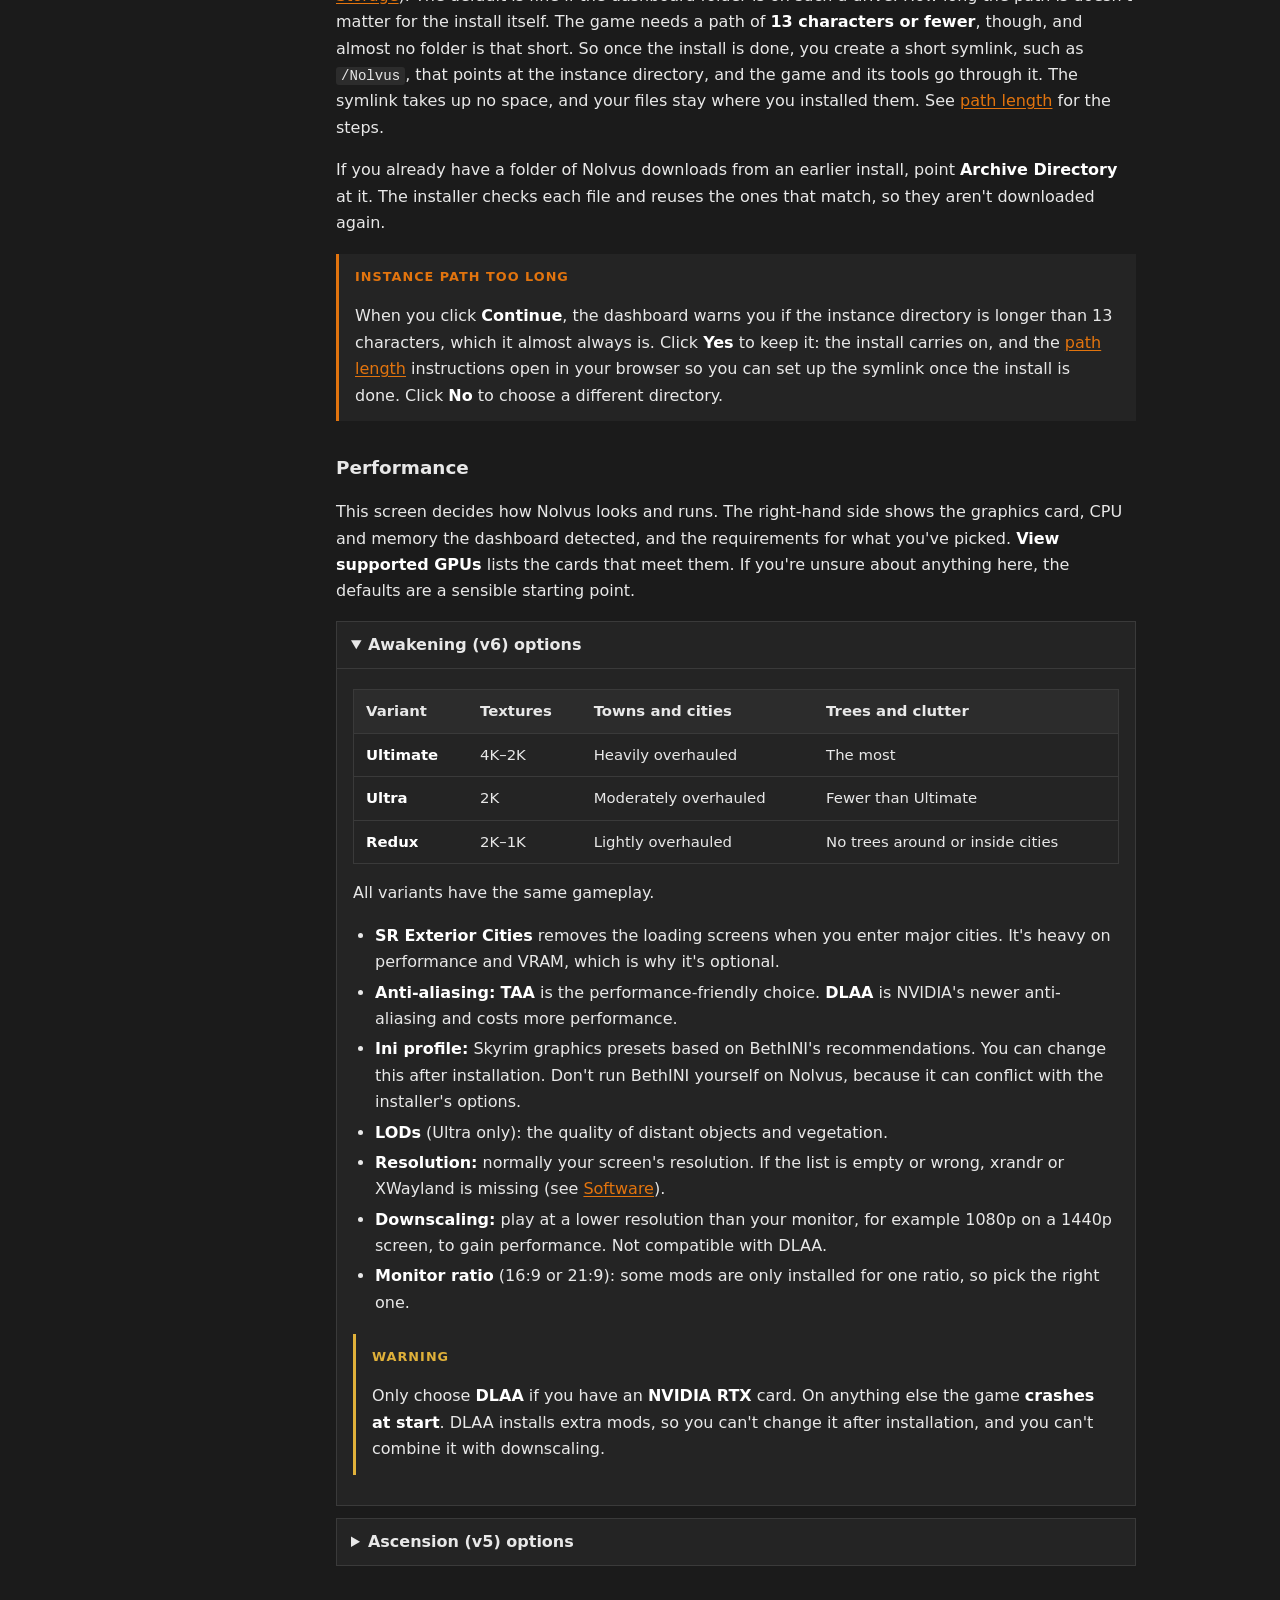
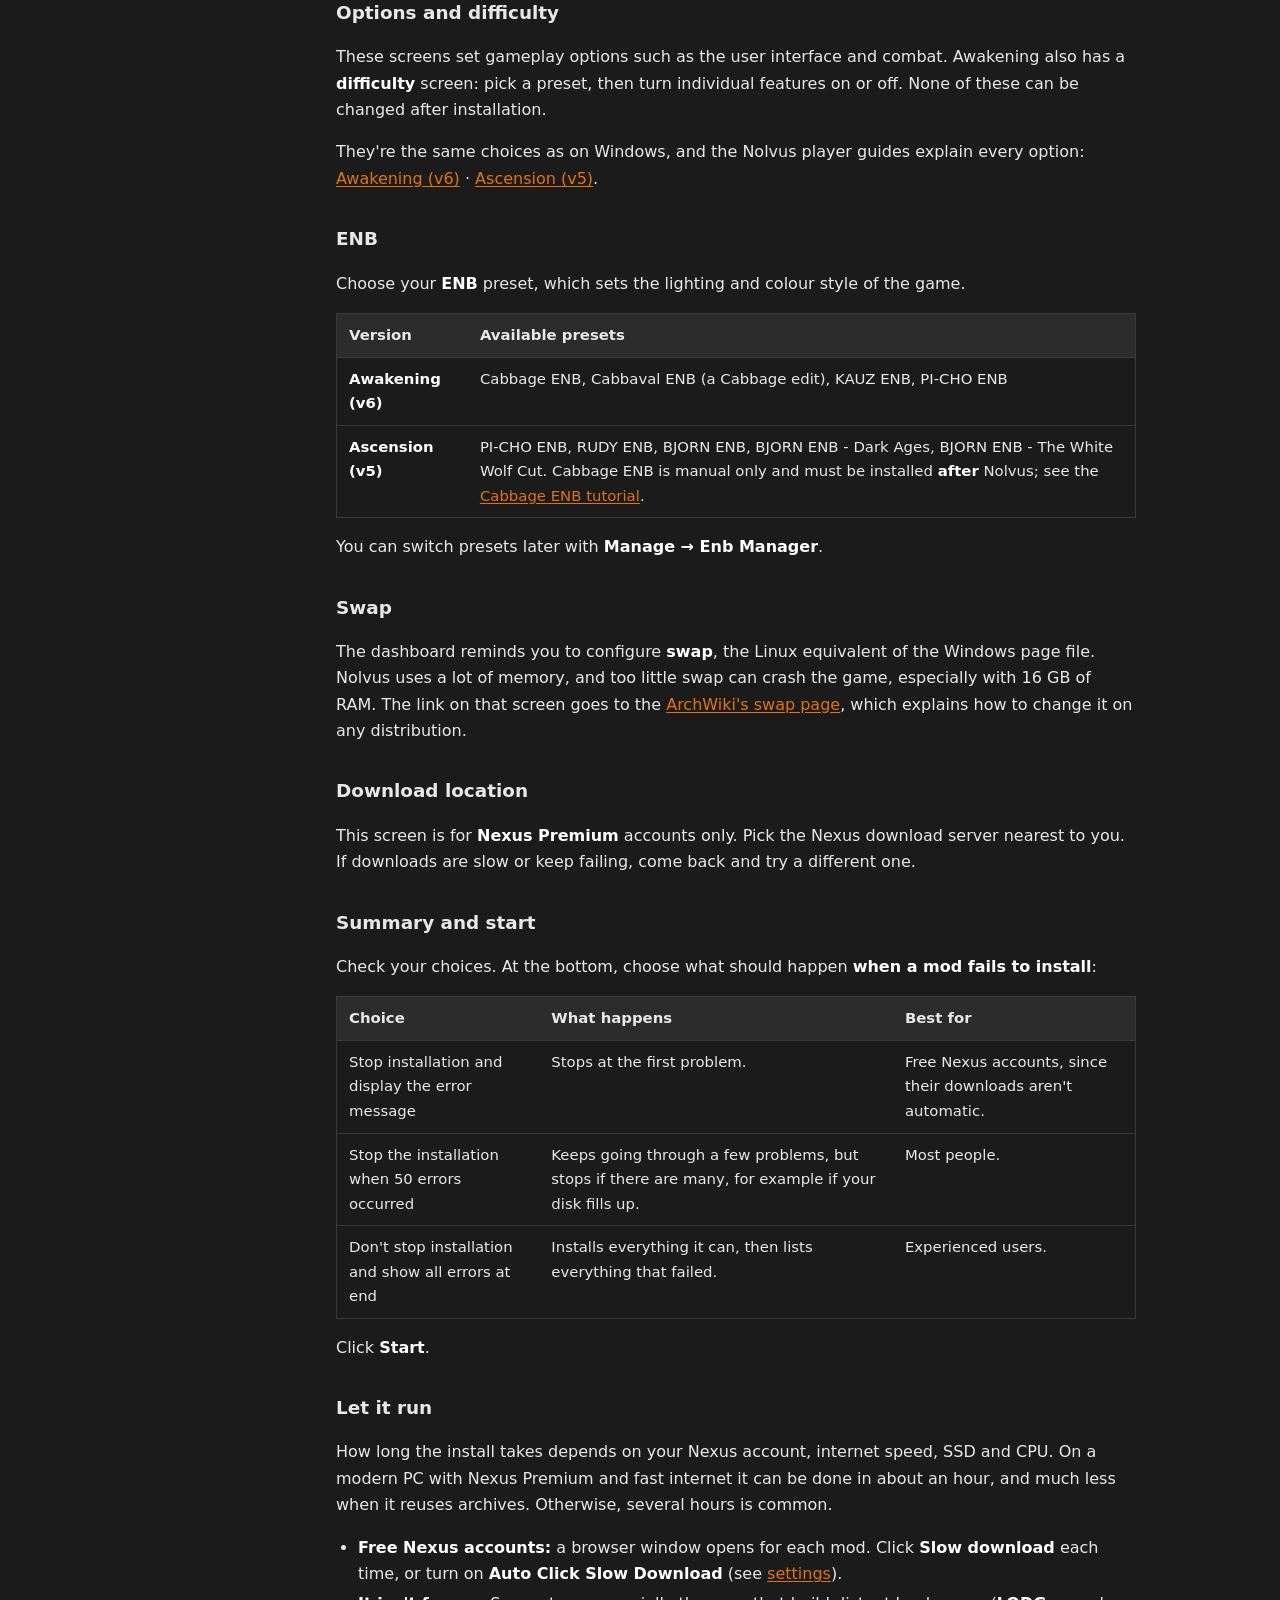
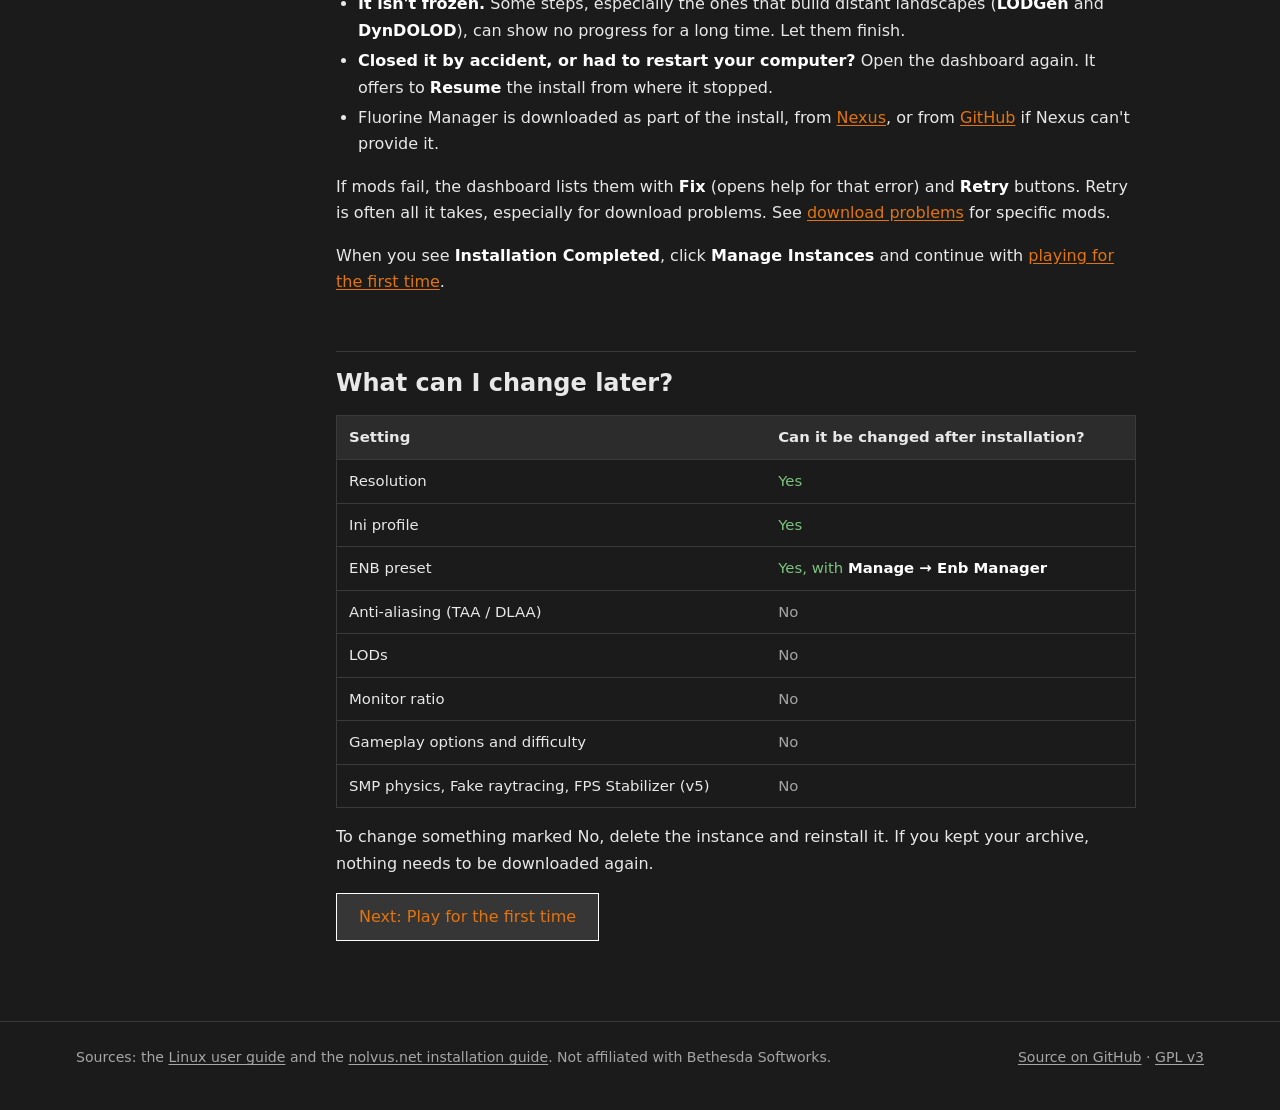
<file: docs/install.html>
<!doctype html>
<html lang="en">
<head>
<meta charset="utf-8">
<meta name="viewport" content="width=device-width, initial-scale=1">
<title>Install · Nolvus Dashboard for Linux</title>
<meta name="description" content="Prepare Skyrim, set up the Nolvus Dashboard and install Nolvus on Linux, step by step.">
<link rel="icon" href="assets/favicon.ico">
<link rel="stylesheet" href="assets/style.css">
</head>
<body>
<header class="site-header">
  <div class="bar">
    <a class="brand" href="./"><img src="assets/logo.svg" alt="Nolvus" width="82" height="30">for Linux</a>
    <nav class="site-nav">
      <a href="requirements.html">Requirements</a>
      <a href="install.html" aria-current="page">Install</a>
      <a href="play.html">Playing</a>
      <a href="help.html">Troubleshooting</a>
      <a class="button primary" href="https://github.com/sableeyed/NolvusDashboard/releases/latest">Download</a>
    </nav>
  </div>
</header>

<div class="layout with-toc">
  <nav class="toc" aria-label="On this page">
    <p>On this page</p>
    <ol>
      <li><a href="#prepare-skyrim">Prepare Skyrim</a></li>
      <li><a href="#download">Download the dashboard</a></li>
      <li><a href="#first-launch">First launch</a>
        <ol>
          <li><a href="#skyrim-folder">Skyrim folder</a></li>
          <li><a href="#nexus">Nexus sign-in</a></li>
          <li><a href="#nolvus-account">Nolvus account</a></li>
          <li><a href="#settings">Mega and settings</a></li>
        </ol>
      </li>
      <li><a href="#installer">Installing Nolvus</a>
        <ol>
          <li><a href="#version">Version and language</a></li>
          <li><a href="#paths">Where to install</a></li>
          <li><a href="#performance">Performance</a></li>
          <li><a href="#options">Options and difficulty</a></li>
          <li><a href="#enb">ENB</a></li>
          <li><a href="#swap">Swap</a></li>
          <li><a href="#download-location">Download location</a></li>
          <li><a href="#summary">Summary and start</a></li>
          <li><a href="#let-it-run">Let it run</a></li>
        </ol>
      </li>
      <li><a href="#change-later">What can I change later?</a></li>
    </ol>
  </nav>

  <article>
    <p class="eyebrow">Step by step</p>
    <h1 class="page-title">Installing Nolvus</h1>
    <p class="lede">Prepare Skyrim, set up the dashboard, then let it download and build the modlist. Check the <a href="requirements.html">requirements</a> first.</p>

    <h2 id="prepare-skyrim">1. Prepare Skyrim</h2>
    <ol class="steps">
      <li>Install <strong>Skyrim Special Edition</strong> with the Anniversary upgrade from Steam. You can check in the game's <strong>Properties → DLC</strong> in Steam that the Anniversary content is listed.</li>
      <li>Start the game once from Steam and wait at the <strong>main menu</strong>.</li>
      <li>Skyrim offers to download the Anniversary Edition content (the Creation Club items). Click <strong>Download</strong>. <strong>Stay on the main menu and don't alt-tab away</strong> until the download has finished.</li>
      <li>Quit the game.</li>
    </ol>
    <div class="callout important">
      <span class="label">Important</span>
      <p><strong>Don't continue until all of the Creation Club content is installed.</strong> Nolvus needs it, and the install fails without it.</p>
    </div>
    <p>To check, count the Creation Club files in Skyrim's <code>Data</code> folder. Adjust the path if your Steam library is somewhere else:</p>
<pre><code>ls "$HOME/.local/share/Steam/steamapps/common/Skyrim Special Edition/Data" | grep -ic '^cc'</code></pre>
    <p>This should print a large number. If it prints <code>0</code>, the content is missing.</p>

    <details>
      <summary>The Download button never appeared</summary>
      <div class="details-body">
        <p>Close the game and delete Skyrim's two ini files, <code>Skyrim.ini</code> and <code>SkyrimPrefs.ini</code>, if they exist. On Linux they're inside Skyrim's Proton prefix, in your Steam library:</p>
<pre><code>steamapps/compatdata/489830/pfx/drive_c/users/steamuser/Documents/My Games/Skyrim Special Edition/</code></pre>
        <p>Start the game from Steam again and the prompt should appear. If it still doesn't, open the <strong>Creation Club</strong> menu from the main menu and install every item manually.</p>
      </div>
    </details>
    <details>
      <summary>Optional: start from a completely clean Skyrim</summary>
      <div class="details-body">
        <p>If you have modded Skyrim before, a clean install is the safest starting point. Uninstall Skyrim in Steam, delete anything left in its <code>steamapps/common/Skyrim Special Edition</code> folder, and delete its Proton prefix at <code>steamapps/compatdata/489830</code>. Then reinstall and follow the steps above.</p>
        <p>Deleting the prefix also deletes any vanilla Skyrim saves and settings stored in it, so back those up first if you want to keep them.</p>
      </div>
    </details>

    <h2 id="download">2. Download the dashboard</h2>
    <ol class="steps">
      <li>Go to the <a href="https://github.com/sableeyed/NolvusDashboard/releases/latest">latest release</a>. Always use the latest version, unless someone helping you says otherwise.</li>
      <li>Download the file named <code>Binaries-&lt;version&gt;.tar.gz</code>.</li>
      <li>Extract it. Right-click it in your file manager and choose <em>Extract</em>, or run:
<pre><code>tar xvzf Binaries-*.tar.gz</code></pre></li>
      <li>You now have a folder called <code>Nolvus</code>. Move it to where you want it to live, for example <code>~/Games/Nolvus</code>.</li>
    </ol>
    <div class="callout tip">
      <span class="label">Choose the location carefully</span>
      <ul>
        <li>By default, Nolvus is installed <strong>inside</strong> this folder, in <code>Nolvus/Instances</code>, so put it on an <strong>SSD</strong> with plenty of free space. You can pick a different install location later.</li>
        <li>Expect to set up a <strong>symlink</strong> after installing. Skyrim's tools are Windows programs, and Windows limits how long a file path can be, so <strong>Nolvus won't start from an instance directory longer than 13 characters</strong>. Almost any folder is longer, including the default. Install wherever you have the space, then point a short symlink such as <code>/Nolvus</code> at it. See <a href="#paths">Where to install</a>.</li>
        <li>Don't put it inside your Steam library or your Skyrim folder.</li>
      </ul>
    </div>
    <div class="callout caution">
      <span class="label">Caution</span>
      <p><strong>Never move the dashboard folder while an install is in progress.</strong> Doing so breaks the install. To move an instance after it has finished installing, don't move the folder yourself: use <strong>Manage → Remap Instance</strong>, which moves the files and updates the paths (see <a href="play.html#instances">moving instances</a>).</p>
    </div>

    <h2 id="first-launch">3. First launch</h2>
    <p>Open the <code>Nolvus</code> folder and double-click <strong><code>NolvusDashboard</code></strong>, or start it from a terminal. If you use a terminal, <code>cd</code> into the folder first:</p>
<pre><code>cd ~/Games/Nolvus
./NolvusDashboard</code></pre>
    <p><strong>If nothing happens</strong>, the .NET 10 Runtime is probably missing (see <a href="requirements.html#software">Software</a>). Starting the dashboard from a terminal shows the error message, which also helps if you need to ask for help.</p>
    <p>On its first launch, the dashboard walks you through a few setup screens.</p>

    <h3 id="skyrim-folder">Select your Skyrim folder</h3>
    <p>Click <strong>Auto Detect</strong>. The dashboard finds Skyrim in your Steam library, including Flatpak Steam. If it can't, click <strong>Browse…</strong> and select the folder that contains <code>SkyrimSE.exe</code>. That's usually one of these:</p>
<pre><code># Normal Steam
~/.local/share/Steam/steamapps/common/Skyrim Special Edition

# Flatpak Steam
~/.var/app/com.valvesoftware.Steam/.local/share/Steam/steamapps/common/Skyrim Special Edition</code></pre>
    <p>If you have more than one Skyrim install, Auto Detect uses the first one it finds, so check the path it fills in. The folder can be a copy rather than your Steam folder, but it <strong>must</strong> be the latest Steam version with the Anniversary content installed (1.6.1170 at the time of writing). When the path is right, click <strong>Next</strong>.</p>
    <p>The dashboard copies this game into your instance as <strong>STOCK GAME</strong>. Nolvus modifies that copy and never touches your Steam installation, so a Skyrim update in Steam won't break Nolvus.</p>

    <h3 id="nexus">Nexus sign-in</h3>
    <ol class="steps">
      <li>Click <strong>Nexus SSO Authentication</strong>. A browser window opens on the Nexus Mods website.</li>
      <li>Log in to Nexus.</li>
      <li>Click <strong>Authorise</strong> to let Nolvus use your account. The Nolvus Dashboard is a Nexus-approved application.</li>
      <li>Back in the dashboard, a green message appears and <strong>Next</strong> becomes clickable. Click it.</li>
    </ol>

    <h3 id="nolvus-account">Nolvus account</h3>
    <p>Enter the username and password of your <strong>Nolvus.net</strong> account, <strong>not</strong> your Nexus account, and click <strong>Next</strong>. If you don't have one yet, <a href="https://www.nolvus.net/account/register">register here</a>.</p>

    <h3 id="settings">Mega account and other settings</h3>
    <p>You're now at the main dashboard. Before you install, add your Mega account. It's optional, but strongly recommended, because Mega downloads often fail without it.</p>
    <ol class="steps">
      <li>Click the <strong>settings cog</strong> next to your username at the top right.</li>
      <li>Untick <strong>Anonymous Connection</strong>.</li>
      <li>Enter your Mega email address and password and click <strong>Save</strong>. The dashboard tells you whether it worked. Your credentials are stored only on your own computer.</li>
      <li>Click <strong>Back</strong>.</li>
    </ol>
    <p>The same screen has two other settings worth knowing about:</p>
    <div class="table-wrap">
      <table>
        <thead><tr><th>Setting</th><th>What it does</th></tr></thead>
        <tbody>
          <tr><td><strong>Number of simultaneous mods installation</strong></td><td>How many mods are downloaded and installed at once. They share your bandwidth. Lower it if your computer struggles, or if you run low on disk space during the install.</td></tr>
          <tr><td><strong>Auto Click Slow Download</strong></td><td>For <strong>free</strong> Nexus accounts. The dashboard clicks the <em>Slow download</em> button on each mod's page for you, so you don't have to do it hundreds of times.</td></tr>
        </tbody>
      </table>
    </div>
    <div class="callout caution">
      <span class="label">Caution</span>
      <p>Auto-clicking the slow download button is against the Nexus terms of service and may get your account terminated. Use it at your own risk.</p>
    </div>

    <h2 id="installer">4. Installing Nolvus</h2>
    <p>The installer asks a series of questions, then downloads and installs everything. Until the install starts, you can use <strong>Previous</strong> to go back and change any answer.</p>
    <div class="callout important">
      <span class="label">Important</span>
      <p>Several choices <strong>can't be changed after installation</strong> without reinstalling. Read <a href="#change-later">What can I change later?</a> before you start.</p>
    </div>

    <h3 id="version">Version and language</h3>
    <p>Pick the version to install: <strong>Awakening</strong> (v6, the current version) or <strong>Ascension</strong> (v5).</p>
    <p>Choose the <strong>Language</strong>. It only translates the base game, not the mods, and it <strong>must match the language Skyrim is set to in Steam</strong>. Click <strong>Continue</strong>.</p>

    <h3 id="paths">Where to install</h3>
    <div class="table-wrap">
      <table>
        <thead><tr><th>Setting</th><th>What it means</th></tr></thead>
        <tbody>
          <tr><td><strong>Instance Directory</strong></td><td>Where Nolvus itself goes: the mod manager profile, the installed mods and the STOCK GAME. By default it's inside the dashboard folder, in <code>Instances</code>. <strong>Must be on an SSD.</strong></td></tr>
          <tr><td><strong>Archive Directory</strong></td><td>Where downloaded mod files are kept, so you can reinstall later without downloading everything again. This one can be on an HDD. <strong>Never put it inside the instance directory.</strong></td></tr>
          <tr><td><strong>Enable Archiving</strong></td><td>Keeps the downloaded files. Turning it off saves the "download size" worth of disk space, but a reinstall then has to download everything again.</td></tr>
        </tbody>
      </table>
    </div>
    <p>Choose an instance directory on an SSD with enough free space for the variant you want (see <a href="requirements.html#storage">Storage</a>). The default is fine if the dashboard folder is on such a drive. How long the path is doesn't matter for the install itself. The game needs a path of <strong>13 characters or fewer</strong>, though, and almost no folder is that short. So once the install is done, you create a short symlink, such as <code>/Nolvus</code>, that points at the instance directory, and the game and its tools go through it. The symlink takes up no space, and your files stay where you installed them. See <a href="help.html#path-length">path length</a> for the steps.</p>
    <p>If you already have a folder of Nolvus downloads from an earlier install, point <strong>Archive Directory</strong> at it. The installer checks each file and reuses the ones that match, so they aren't downloaded again.</p>
    <div class="callout important">
      <span class="label">Instance Path Too Long</span>
      <p>When you click <strong>Continue</strong>, the dashboard warns you if the instance directory is longer than 13 characters, which it almost always is. Click <strong>Yes</strong> to keep it: the install carries on, and the <a href="help.html#path-length">path length</a> instructions open in your browser so you can set up the symlink once the install is done. Click <strong>No</strong> to choose a different directory.</p>
    </div>

    <h3 id="performance">Performance</h3>
    <p>This screen decides how Nolvus looks and runs. The right-hand side shows the graphics card, CPU and memory the dashboard detected, and the requirements for what you've picked. <strong>View supported GPUs</strong> lists the cards that meet them. If you're unsure about anything here, the defaults are a sensible starting point.</p>
    <details open>
      <summary>Awakening (v6) options</summary>
      <div class="details-body">
        <div class="table-wrap"><table>
          <thead><tr><th>Variant</th><th>Textures</th><th>Towns and cities</th><th>Trees and clutter</th></tr></thead>
          <tbody>
            <tr><td><strong>Ultimate</strong></td><td>4K–2K</td><td>Heavily overhauled</td><td>The most</td></tr>
            <tr><td><strong>Ultra</strong></td><td>2K</td><td>Moderately overhauled</td><td>Fewer than Ultimate</td></tr>
            <tr><td><strong>Redux</strong></td><td>2K–1K</td><td>Lightly overhauled</td><td>No trees around or inside cities</td></tr>
          </tbody>
        </table></div>
        <p>All variants have the same gameplay.</p>
        <ul>
          <li><strong>SR Exterior Cities</strong> removes the loading screens when you enter major cities. It's heavy on performance and VRAM, which is why it's optional.</li>
          <li><strong>Anti-aliasing:</strong> <strong>TAA</strong> is the performance-friendly choice. <strong>DLAA</strong> is NVIDIA's newer anti-aliasing and costs more performance.</li>
          <li><strong>Ini profile:</strong> Skyrim graphics presets based on BethINI's recommendations. You can change this after installation. Don't run BethINI yourself on Nolvus, because it can conflict with the installer's options.</li>
          <li><strong>LODs</strong> (Ultra only): the quality of distant objects and vegetation.</li>
          <li><strong>Resolution:</strong> normally your screen's resolution. If the list is empty or wrong, xrandr or XWayland is missing (see <a href="requirements.html#software">Software</a>).</li>
          <li><strong>Downscaling:</strong> play at a lower resolution than your monitor, for example 1080p on a 1440p screen, to gain performance. Not compatible with DLAA.</li>
          <li><strong>Monitor ratio</strong> (16:9 or 21:9): some mods are only installed for one ratio, so pick the right one.</li>
        </ul>
        <div class="callout warning">
          <span class="label">Warning</span>
          <p>Only choose <strong>DLAA</strong> if you have an <strong>NVIDIA RTX</strong> card. On anything else the game <strong>crashes at start</strong>. DLAA installs extra mods, so you can't change it after installation, and you can't combine it with downscaling.</p>
        </div>
      </div>
    </details>
    <details>
      <summary>Ascension (v5) options</summary>
      <div class="details-body">
        <p><strong>Ultra</strong> is the maxed-out preset. <strong>Redux</strong> is lighter on cities and vegetation but keeps the same gameplay. Anti-aliasing, Ini profile, LODs, Resolution, Downscaling and Monitor ratio work exactly as described for Awakening, including the DLAA warning.</p>
        <p>v5 also has these options, none of which can be changed after installation:</p>
        <div class="table-wrap"><table>
          <thead><tr><th>Option</th><th>What it does</th></tr></thead>
          <tbody>
            <tr><td><strong>SMP physics</strong></td><td>Physics for hair, clothing and armour. Costs performance.</td></tr>
            <tr><td><strong>Fake raytracing</strong></td><td>An extra lighting effect. Costs performance.</td></tr>
            <tr><td><strong>FPS Stabilizer</strong></td><td>Reduces draw distance on the fly to protect your frame rate, at the cost of some actors, objects and trees popping in.</td></tr>
          </tbody>
        </table></div>
      </div>
    </details>

    <h3 id="options">Options and difficulty</h3>
    <p>These screens set gameplay options such as the user interface and combat. Awakening also has a <strong>difficulty</strong> screen: pick a preset, then turn individual features on or off. None of these can be changed after installation.</p>
    <p>They're the same choices as on Windows, and the Nolvus player guides explain every option: <a href="https://www.nolvus.net/guide/awake/appendix/player-guide">Awakening (v6)</a> · <a href="https://www.nolvus.net/guide/asc/appendix/player-guide">Ascension (v5)</a>.</p>

    <h3 id="enb">ENB</h3>
    <p>Choose your <strong>ENB</strong> preset, which sets the lighting and colour style of the game.</p>
    <div class="table-wrap">
      <table>
        <thead><tr><th>Version</th><th>Available presets</th></tr></thead>
        <tbody>
          <tr><td><strong>Awakening (v6)</strong></td><td>Cabbage ENB, Cabbaval ENB (a Cabbage edit), KAUZ ENB, PI-CHO ENB</td></tr>
          <tr><td><strong>Ascension (v5)</strong></td><td>PI-CHO ENB, RUDY ENB, BJORN ENB, BJORN ENB - Dark Ages, BJORN ENB - The White Wolf Cut. Cabbage ENB is manual only and must be installed <strong>after</strong> Nolvus; see the <a href="https://www.nolvus.net/guide/asc/enb">Cabbage ENB tutorial</a>.</td></tr>
        </tbody>
      </table>
    </div>
    <p>You can switch presets later with <strong>Manage → Enb Manager</strong>.</p>

    <h3 id="swap">Swap</h3>
    <p>The dashboard reminds you to configure <strong>swap</strong>, the Linux equivalent of the Windows page file. Nolvus uses a lot of memory, and too little swap can crash the game, especially with 16 GB of RAM. The link on that screen goes to the <a href="https://wiki.archlinux.org/title/Swap">ArchWiki's swap page</a>, which explains how to change it on any distribution.</p>

    <h3 id="download-location">Download location</h3>
    <p>This screen is for <strong>Nexus Premium</strong> accounts only. Pick the Nexus download server nearest to you. If downloads are slow or keep failing, come back and try a different one.</p>

    <h3 id="summary">Summary and start</h3>
    <p>Check your choices. At the bottom, choose what should happen <strong>when a mod fails to install</strong>:</p>
    <div class="table-wrap">
      <table>
        <thead><tr><th>Choice</th><th>What happens</th><th>Best for</th></tr></thead>
        <tbody>
          <tr><td>Stop installation and display the error message</td><td>Stops at the first problem.</td><td>Free Nexus accounts, since their downloads aren't automatic.</td></tr>
          <tr><td>Stop the installation when 50 errors occurred</td><td>Keeps going through a few problems, but stops if there are many, for example if your disk fills up.</td><td>Most people.</td></tr>
          <tr><td>Don't stop installation and show all errors at end</td><td>Installs everything it can, then lists everything that failed.</td><td>Experienced users.</td></tr>
        </tbody>
      </table>
    </div>
    <p>Click <strong>Start</strong>.</p>

    <h3 id="let-it-run">Let it run</h3>
    <p>How long the install takes depends on your Nexus account, internet speed, SSD and CPU. On a modern PC with Nexus Premium and fast internet it can be done in about an hour, and much less when it reuses archives. Otherwise, several hours is common.</p>
    <ul>
      <li><strong>Free Nexus accounts:</strong> a browser window opens for each mod. Click <strong>Slow download</strong> each time, or turn on <strong>Auto Click Slow Download</strong> (see <a href="#settings">settings</a>).</li>
      <li><strong>It isn't frozen.</strong> Some steps, especially the ones that build distant landscapes (<strong>LODGen</strong> and <strong>DynDOLOD</strong>), can show no progress for a long time. Let them finish.</li>
      <li><strong>Closed it by accident, or had to restart your computer?</strong> Open the dashboard again. It offers to <strong>Resume</strong> the install from where it stopped.</li>
      <li>Fluorine Manager is downloaded as part of the install, from <a href="https://www.nexusmods.com/site/mods/1997">Nexus</a>, or from <a href="https://github.com/SulfurNitride/Fluorine-Manager/releases/latest">GitHub</a> if Nexus can't provide it.</li>
    </ul>
    <p>If mods fail, the dashboard lists them with <strong>Fix</strong> (opens help for that error) and <strong>Retry</strong> buttons. Retry is often all it takes, especially for download problems. See <a href="help.html#downloads">download problems</a> for specific mods.</p>
    <p>When you see <strong>Installation Completed</strong>, click <strong>Manage Instances</strong> and continue with <a href="play.html#first-play">playing for the first time</a>.</p>

    <h2 id="change-later">What can I change later?</h2>
    <div class="table-wrap">
      <table>
        <thead><tr><th>Setting</th><th>Can it be changed after installation?</th></tr></thead>
        <tbody>
          <tr><td>Resolution</td><td class="yes">Yes</td></tr>
          <tr><td>Ini profile</td><td class="yes">Yes</td></tr>
          <tr><td>ENB preset</td><td class="yes">Yes, with <strong>Manage → Enb Manager</strong></td></tr>
          <tr><td>Anti-aliasing (TAA / DLAA)</td><td class="no">No</td></tr>
          <tr><td>LODs</td><td class="no">No</td></tr>
          <tr><td>Monitor ratio</td><td class="no">No</td></tr>
          <tr><td>Gameplay options and difficulty</td><td class="no">No</td></tr>
          <tr><td>SMP physics, Fake raytracing, FPS Stabilizer (v5)</td><td class="no">No</td></tr>
        </tbody>
      </table>
    </div>
    <p>To change something marked No, delete the instance and reinstall it. If you kept your archive, nothing needs to be downloaded again.</p>

    <p><a class="button primary" href="play.html#first-play">Next: Play for the first time</a></p>
  </article>
</div>

<footer class="site-footer">
  <div class="inner">
    <span>Sources: the <a href="https://github.com/sableeyed/NolvusDashboard/wiki/User-Guide">Linux user guide</a> and the <a href="https://www.nolvus.net/appendix/installer/install">nolvus.net installation guide</a>. Not affiliated with Bethesda Softworks.</span>
    <span><a href="https://github.com/sableeyed/NolvusDashboard">Source on GitHub</a> · <a href="https://github.com/sableeyed/NolvusDashboard/blob/main/LICENSE">GPL v3</a></span>
  </div>
</footer>
</body>
</html>
</file>
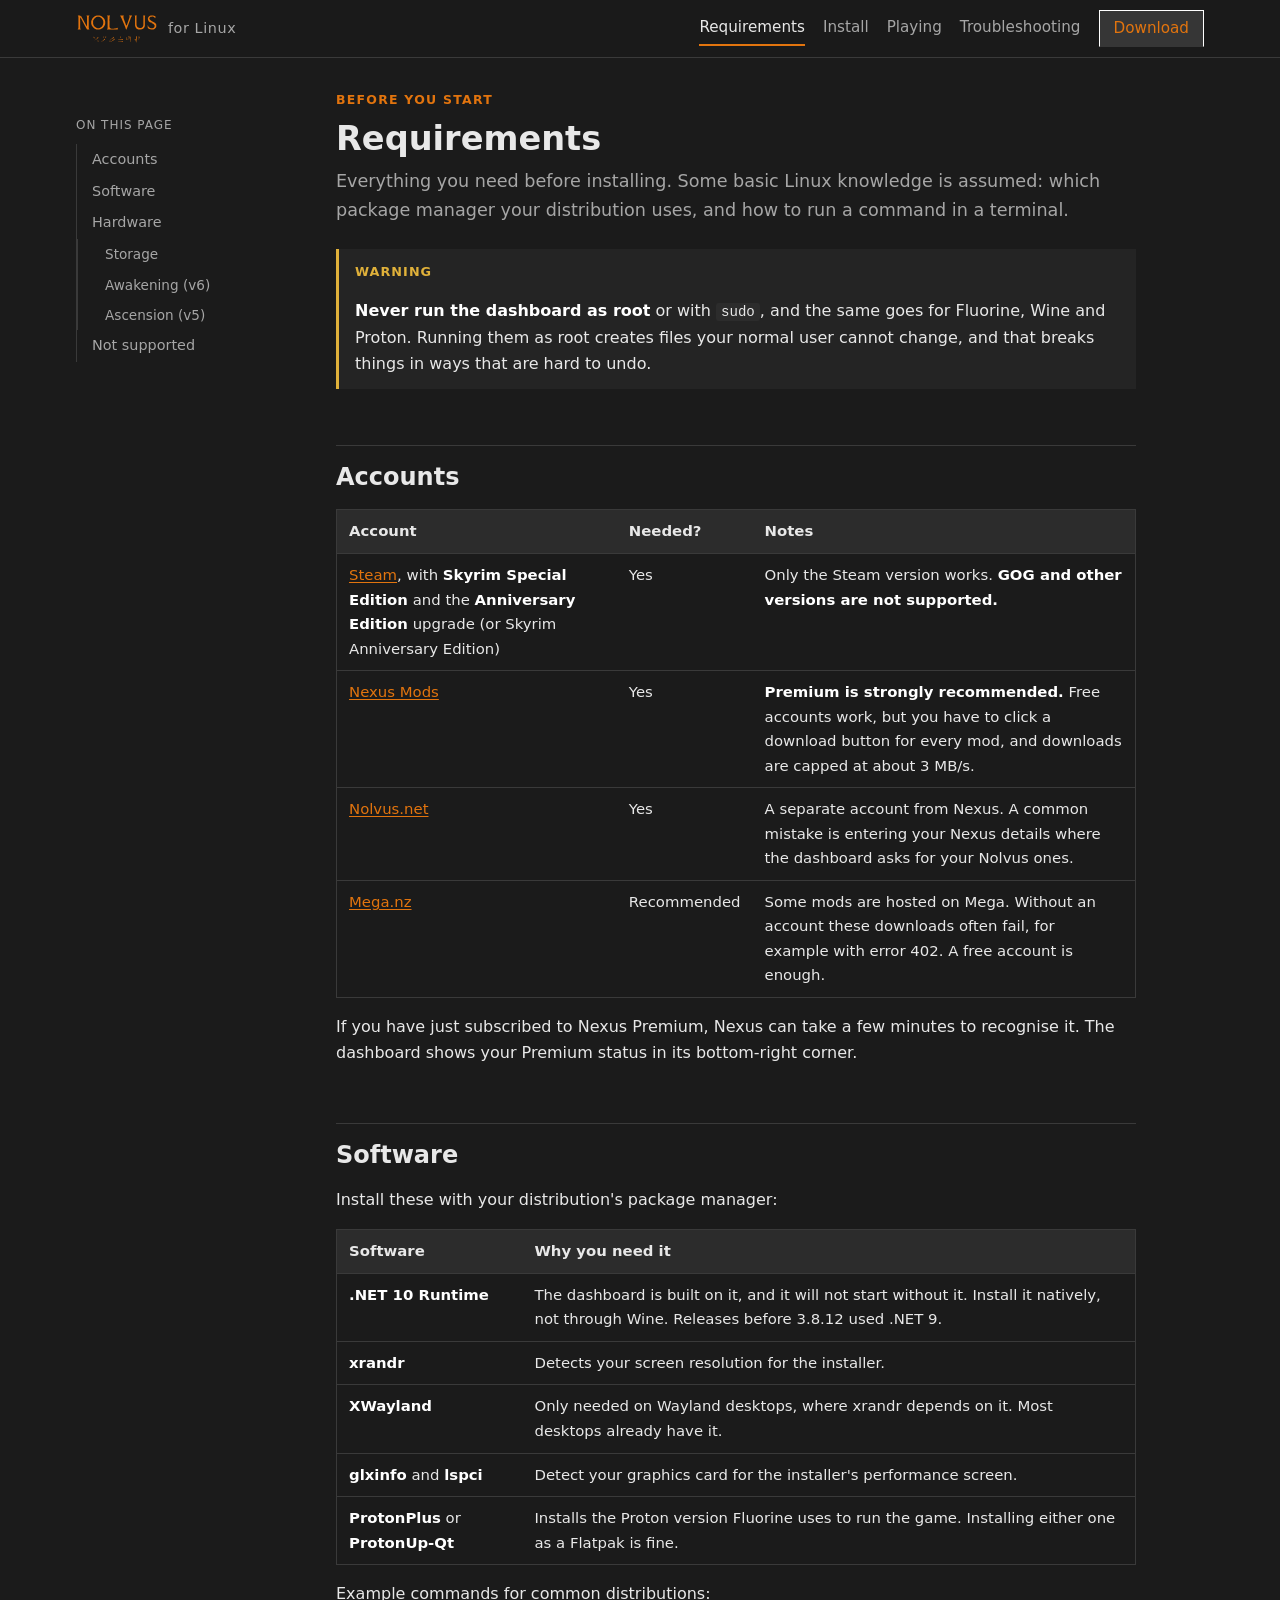
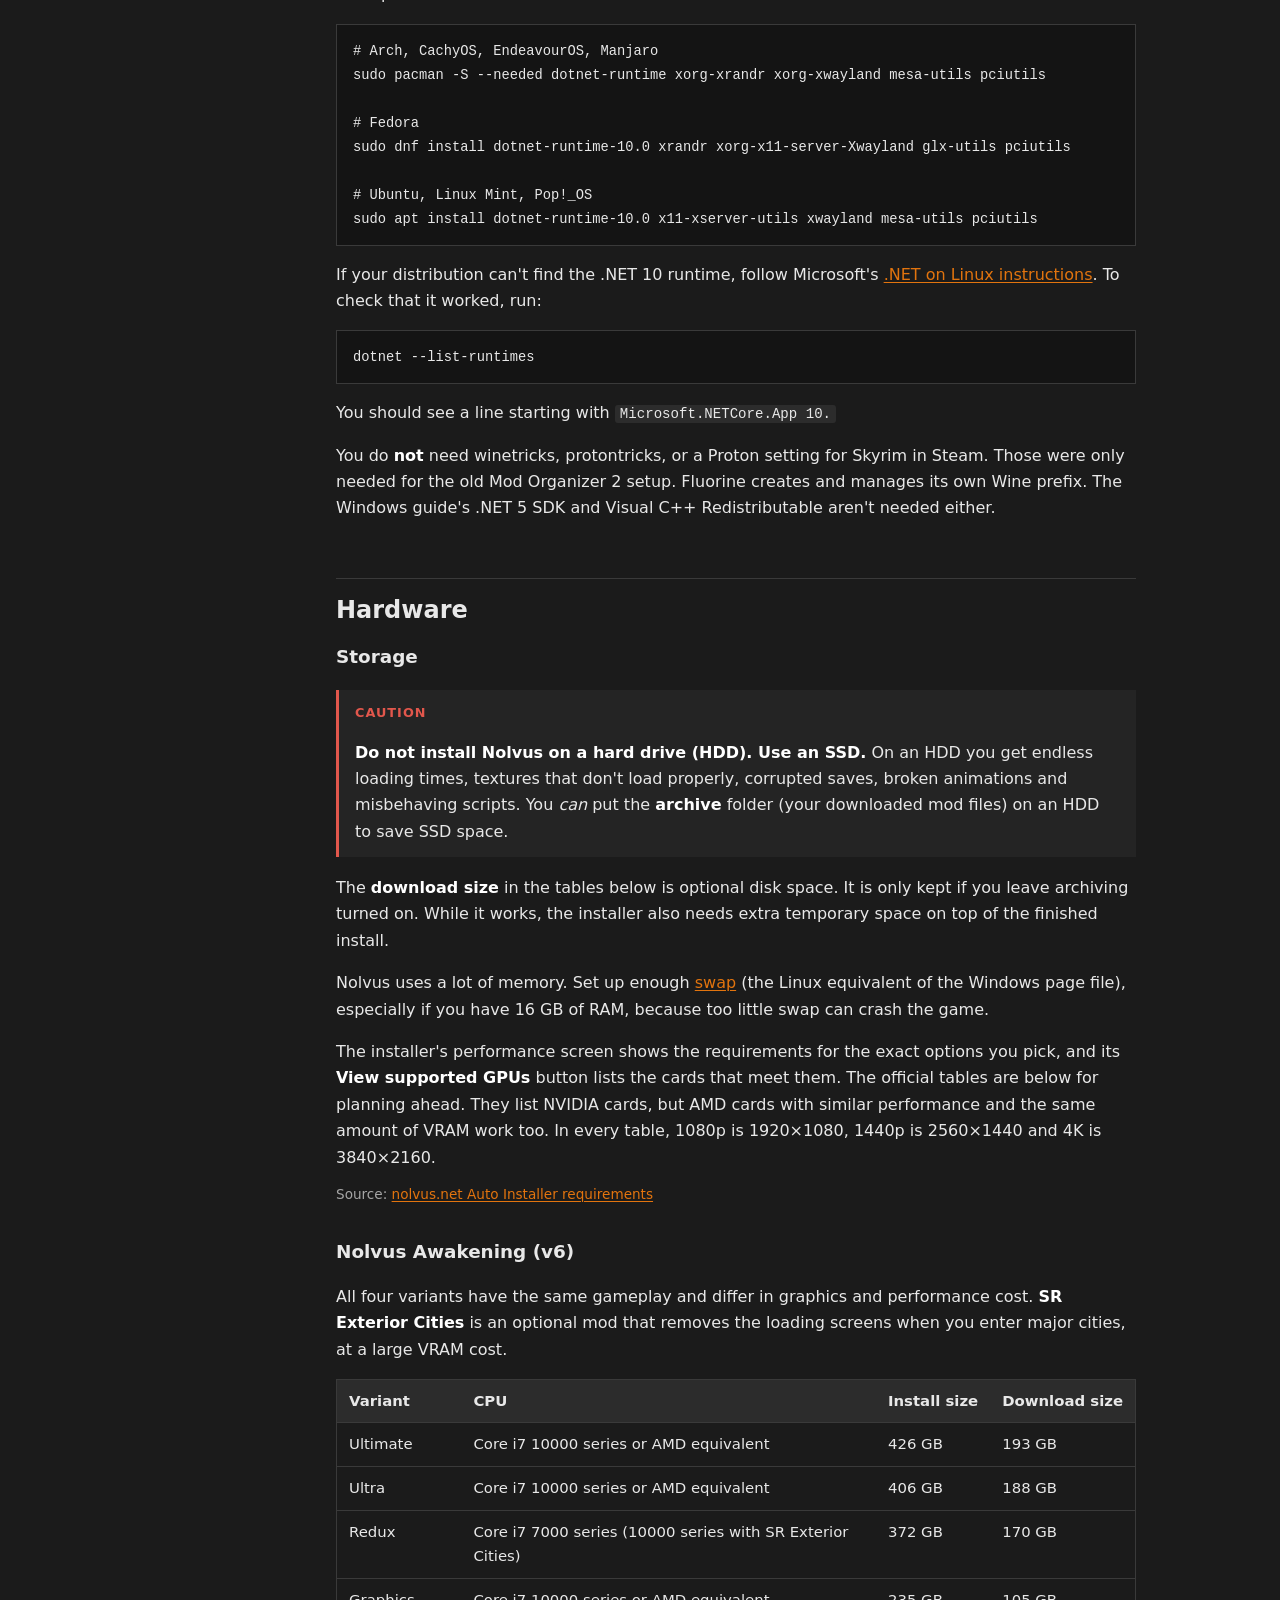
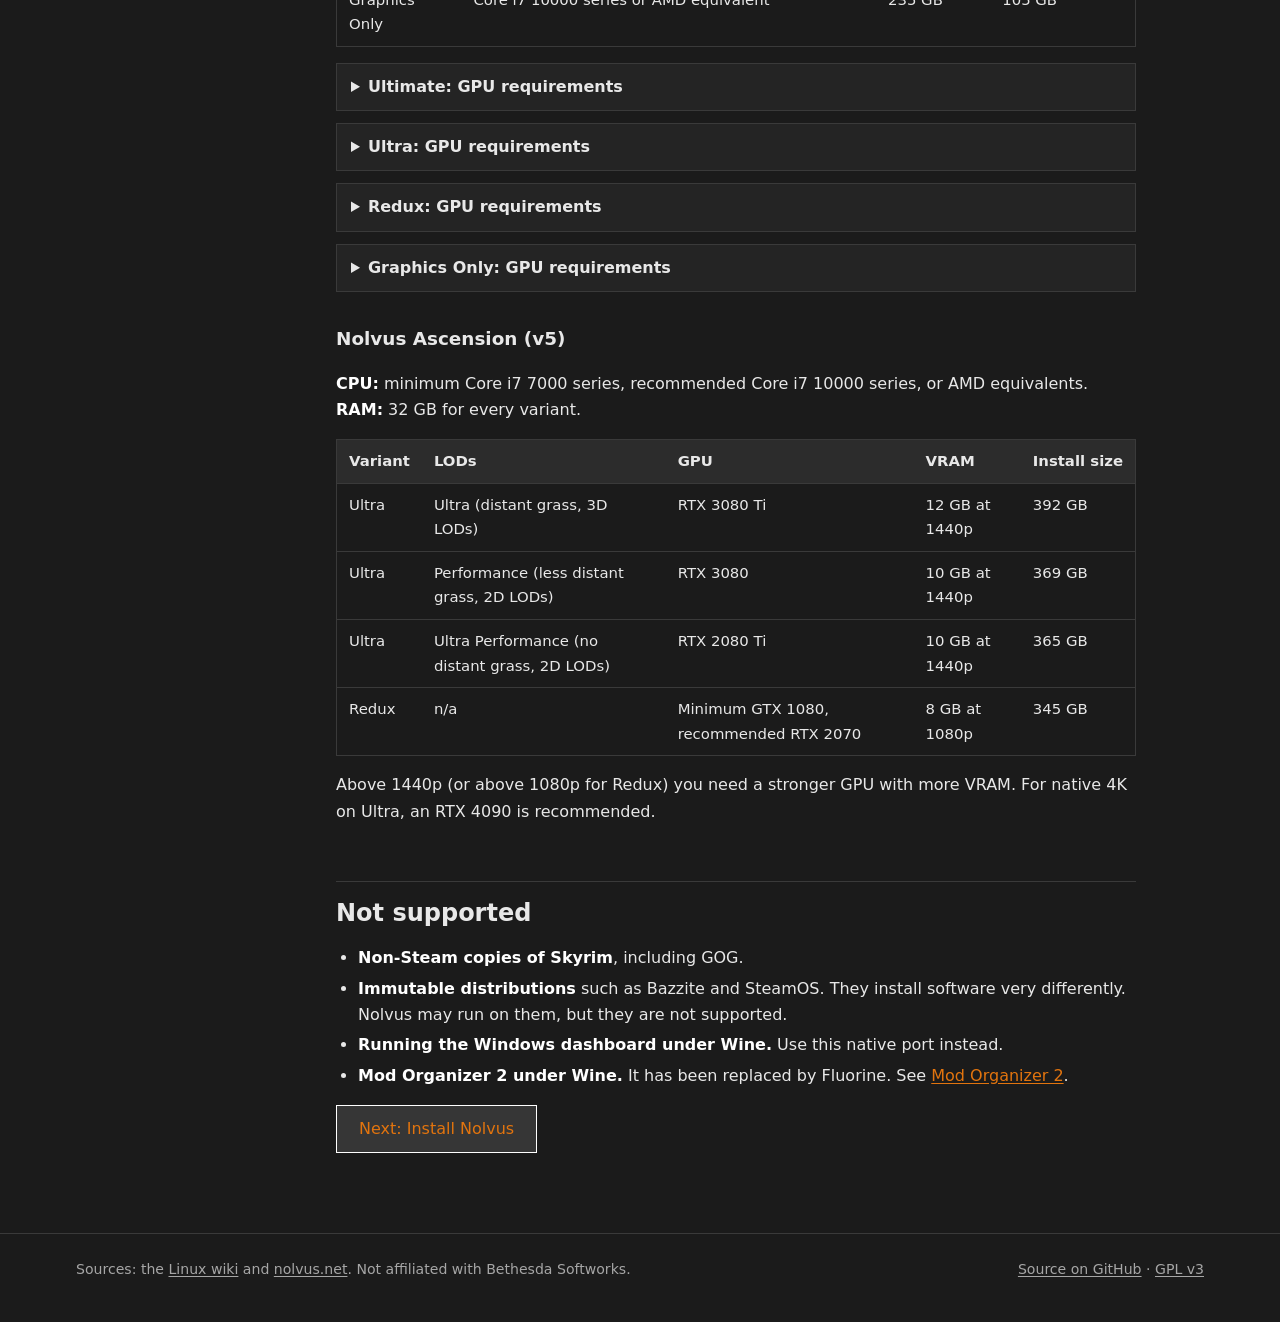
<file: docs/requirements.html>
<!doctype html>
<html lang="en">
<head>
<meta charset="utf-8">
<meta name="viewport" content="width=device-width, initial-scale=1">
<title>Requirements · Nolvus Dashboard for Linux</title>
<meta name="description" content="Accounts, software and hardware you need to install Nolvus on Linux.">
<link rel="icon" href="assets/favicon.ico">
<link rel="stylesheet" href="assets/style.css">
</head>
<body>
<header class="site-header">
  <div class="bar">
    <a class="brand" href="./"><img src="assets/logo.svg" alt="Nolvus" width="82" height="30">for Linux</a>
    <nav class="site-nav">
      <a href="requirements.html" aria-current="page">Requirements</a>
      <a href="install.html">Install</a>
      <a href="play.html">Playing</a>
      <a href="help.html">Troubleshooting</a>
      <a class="button primary" href="https://github.com/sableeyed/NolvusDashboard/releases/latest">Download</a>
    </nav>
  </div>
</header>

<div class="layout with-toc">
  <nav class="toc" aria-label="On this page">
    <p>On this page</p>
    <ol>
      <li><a href="#accounts">Accounts</a></li>
      <li><a href="#software">Software</a></li>
      <li><a href="#hardware">Hardware</a>
        <ol>
          <li><a href="#storage">Storage</a></li>
          <li><a href="#awakening">Awakening (v6)</a></li>
          <li><a href="#ascension">Ascension (v5)</a></li>
        </ol>
      </li>
      <li><a href="#not-supported">Not supported</a></li>
    </ol>
  </nav>

  <article>
    <p class="eyebrow">Before you start</p>
    <h1 class="page-title">Requirements</h1>
    <p class="lede">Everything you need before installing. Some basic Linux knowledge is assumed: which package manager your distribution uses, and how to run a command in a terminal.</p>

    <div class="callout warning">
      <span class="label">Warning</span>
      <p><strong>Never run the dashboard as root</strong> or with <code>sudo</code>, and the same goes for Fluorine, Wine and Proton. Running them as root creates files your normal user cannot change, and that breaks things in ways that are hard to undo.</p>
    </div>

    <h2 id="accounts">Accounts</h2>
    <div class="table-wrap">
      <table>
        <thead><tr><th>Account</th><th>Needed?</th><th>Notes</th></tr></thead>
        <tbody>
          <tr><td><a href="https://store.steampowered.com/">Steam</a>, with <strong>Skyrim Special Edition</strong> and the <strong>Anniversary Edition</strong> upgrade (or Skyrim Anniversary Edition)</td><td>Yes</td><td>Only the Steam version works. <strong>GOG and other versions are not supported.</strong></td></tr>
          <tr><td><a href="https://users.nexusmods.com/register">Nexus Mods</a></td><td>Yes</td><td><strong>Premium is strongly recommended.</strong> Free accounts work, but you have to click a download button for every mod, and downloads are capped at about 3 MB/s.</td></tr>
          <tr><td><a href="https://www.nolvus.net/account/register">Nolvus.net</a></td><td>Yes</td><td>A separate account from Nexus. A common mistake is entering your Nexus details where the dashboard asks for your Nolvus ones.</td></tr>
          <tr><td><a href="https://mega.nz/register">Mega.nz</a></td><td>Recommended</td><td>Some mods are hosted on Mega. Without an account these downloads often fail, for example with error 402. A free account is enough.</td></tr>
        </tbody>
      </table>
    </div>
    <p>If you have just subscribed to Nexus Premium, Nexus can take a few minutes to recognise it. The dashboard shows your Premium status in its bottom-right corner.</p>

    <h2 id="software">Software</h2>
    <p>Install these with your distribution's package manager:</p>
    <div class="table-wrap">
      <table>
        <thead><tr><th>Software</th><th>Why you need it</th></tr></thead>
        <tbody>
          <tr><td><strong>.NET 10 Runtime</strong></td><td>The dashboard is built on it, and it will not start without it. Install it natively, not through Wine. Releases before 3.8.12 used .NET 9.</td></tr>
          <tr><td><strong>xrandr</strong></td><td>Detects your screen resolution for the installer.</td></tr>
          <tr><td><strong>XWayland</strong></td><td>Only needed on Wayland desktops, where xrandr depends on it. Most desktops already have it.</td></tr>
          <tr><td><strong>glxinfo</strong> and <strong>lspci</strong></td><td>Detect your graphics card for the installer's performance screen.</td></tr>
          <tr><td><strong>ProtonPlus</strong> or <strong>ProtonUp-Qt</strong></td><td>Installs the Proton version Fluorine uses to run the game. Installing either one as a Flatpak is fine.</td></tr>
        </tbody>
      </table>
    </div>
    <p>Example commands for common distributions:</p>
<pre><code># Arch, CachyOS, EndeavourOS, Manjaro
sudo pacman -S --needed dotnet-runtime xorg-xrandr xorg-xwayland mesa-utils pciutils

# Fedora
sudo dnf install dotnet-runtime-10.0 xrandr xorg-x11-server-Xwayland glx-utils pciutils

# Ubuntu, Linux Mint, Pop!_OS
sudo apt install dotnet-runtime-10.0 x11-xserver-utils xwayland mesa-utils pciutils</code></pre>
    <p>If your distribution can't find the .NET 10 runtime, follow Microsoft's <a href="https://learn.microsoft.com/dotnet/core/install/linux">.NET on Linux instructions</a>. To check that it worked, run:</p>
<pre><code>dotnet --list-runtimes</code></pre>
    <p>You should see a line starting with <code>Microsoft.NETCore.App 10.</code></p>
    <p>You do <strong>not</strong> need winetricks, protontricks, or a Proton setting for Skyrim in Steam. Those were only needed for the old Mod Organizer 2 setup. Fluorine creates and manages its own Wine prefix. The Windows guide's .NET 5 SDK and Visual C++ Redistributable aren't needed either.</p>

    <h2 id="hardware">Hardware</h2>

    <h3 id="storage">Storage</h3>
    <div class="callout caution">
      <span class="label">Caution</span>
      <p><strong>Do not install Nolvus on a hard drive (HDD). Use an SSD.</strong> On an HDD you get endless loading times, textures that don't load properly, corrupted saves, broken animations and misbehaving scripts. You <em>can</em> put the <strong>archive</strong> folder (your downloaded mod files) on an HDD to save SSD space.</p>
    </div>
    <p>The <strong>download size</strong> in the tables below is optional disk space. It is only kept if you leave archiving turned on. While it works, the installer also needs extra temporary space on top of the finished install.</p>
    <p>Nolvus uses a lot of memory. Set up enough <a href="https://wiki.archlinux.org/title/Swap">swap</a> (the Linux equivalent of the Windows page file), especially if you have 16 GB of RAM, because too little swap can crash the game.</p>

    <p>The installer's performance screen shows the requirements for the exact options you pick, and its <strong>View supported GPUs</strong> button lists the cards that meet them. The official tables are below for planning ahead. They list NVIDIA cards, but AMD cards with similar performance and the same amount of VRAM work too. In every table, 1080p is 1920×1080, 1440p is 2560×1440 and 4K is 3840×2160.</p>
    <p class="source">Source: <a href="https://www.nolvus.net/appendix/installer/requirements">nolvus.net Auto Installer requirements</a></p>

    <h3 id="awakening">Nolvus Awakening (v6)</h3>
    <p>All four variants have the same gameplay and differ in graphics and performance cost. <strong>SR Exterior Cities</strong> is an optional mod that removes the loading screens when you enter major cities, at a large VRAM cost.</p>

    <div class="table-wrap">
      <table>
        <thead><tr><th>Variant</th><th>CPU</th><th>Install size</th><th>Download size</th></tr></thead>
        <tbody>
          <tr><td>Ultimate</td><td>Core i7 10000 series or AMD equivalent</td><td>426 GB</td><td>193 GB</td></tr>
          <tr><td>Ultra</td><td>Core i7 10000 series or AMD equivalent</td><td>406 GB</td><td>188 GB</td></tr>
          <tr><td>Redux</td><td>Core i7 7000 series (10000 series with SR Exterior Cities)</td><td>372 GB</td><td>170 GB</td></tr>
          <tr><td>Graphics Only</td><td>Core i7 10000 series or AMD equivalent</td><td>235 GB</td><td>105 GB</td></tr>
        </tbody>
      </table>
    </div>

    <details>
      <summary>Ultimate: GPU requirements</summary>
      <div class="details-body">
        <h4>Without SR Exterior Cities</h4>
        <div class="table-wrap"><table>
          <thead><tr><th>Resolution</th><th>VRAM</th><th>Minimum GPU</th><th>Recommended GPU</th></tr></thead>
          <tbody>
            <tr><td>1080p</td><td>14 GB</td><td>RTX 4060 Ti</td><td>RTX 4070 Ti Super</td></tr>
            <tr><td>1440p</td><td>15 GB</td><td>RTX 4070 Ti Super</td><td>RTX 4070 Ti Super</td></tr>
            <tr><td>4K</td><td>16 GB</td><td>RTX 4090</td><td>RTX 4090</td></tr>
          </tbody>
        </table></div>
        <h4>With SR Exterior Cities</h4>
        <div class="table-wrap"><table>
          <thead><tr><th>Resolution</th><th>VRAM</th><th>Minimum GPU</th><th>Recommended GPU</th></tr></thead>
          <tbody>
            <tr><td>1080p</td><td>16 GB</td><td>RTX 4080</td><td>RTX 4080 Super</td></tr>
            <tr><td>1440p</td><td>17 GB</td><td>RTX 3090</td><td>RTX 4090</td></tr>
            <tr><td>4K</td><td>18 GB</td><td>RTX 4090</td><td>RTX 4090</td></tr>
          </tbody>
        </table></div>
      </div>
    </details>

    <details>
      <summary>Ultra: GPU requirements</summary>
      <div class="details-body">
        <h4>Without SR Exterior Cities</h4>
        <div class="table-wrap"><table>
          <thead><tr><th>LODs</th><th>Resolution</th><th>VRAM</th><th>Minimum GPU</th><th>Recommended GPU</th></tr></thead>
          <tbody>
            <tr><td>Performance</td><td>1080p</td><td>10 GB</td><td>RTX 3080</td><td>RTX 3080 Ti</td></tr>
            <tr><td>Performance</td><td>1440p</td><td>11 GB</td><td>RTX 3060 (12 GB)</td><td>RTX 3080 Ti</td></tr>
            <tr><td>Performance</td><td>4K</td><td>12 GB</td><td>RTX 4070 Ti</td><td>RTX 4080</td></tr>
            <tr><td>Ultra</td><td>1080p</td><td>11 GB</td><td>RTX 3080 Ti</td><td>RTX 4070</td></tr>
            <tr><td>Ultra</td><td>1440p</td><td>12 GB</td><td>RTX 3080 Ti</td><td>RTX 4070</td></tr>
            <tr><td>Ultra</td><td>4K</td><td>13 GB</td><td>RTX 4070 Ti Super</td><td>RTX 4080 Super</td></tr>
            <tr><td>Ultra Performance</td><td>1080p</td><td>10 GB</td><td>RTX 2080 Ti</td><td>RTX 3080</td></tr>
            <tr><td>Ultra Performance</td><td>1440p</td><td>11 GB</td><td>RTX 2080 Ti</td><td>RTX 3060 (8 GB)</td></tr>
            <tr><td>Ultra Performance</td><td>4K</td><td>12 GB</td><td>RTX 4060 Ti</td><td>RTX 4070 Ti Super</td></tr>
          </tbody>
        </table></div>
        <h4>With SR Exterior Cities</h4>
        <div class="table-wrap"><table>
          <thead><tr><th>LODs</th><th>Resolution</th><th>VRAM</th><th>Minimum GPU</th><th>Recommended GPU</th></tr></thead>
          <tbody>
            <tr><td>Performance</td><td>1080p</td><td>13 GB</td><td>RTX 4060 Ti</td><td>RTX 4070 Ti Super</td></tr>
            <tr><td>Performance</td><td>1440p</td><td>14 GB</td><td>RTX 4060 Ti</td><td>RTX 4070 Ti Super</td></tr>
            <tr><td>Performance</td><td>4K</td><td>15 GB</td><td>RTX 4070 Ti Super</td><td>RTX 4080</td></tr>
            <tr><td>Ultra</td><td>1080p</td><td>14 GB</td><td>RTX 4060 Ti</td><td>RTX 4070 Ti Super</td></tr>
            <tr><td>Ultra</td><td>1440p</td><td>15 GB</td><td>RTX 4070 Ti Super</td><td>RTX 4080</td></tr>
            <tr><td>Ultra</td><td>4K</td><td>16 GB</td><td>RTX 4080</td><td>RTX 4080 Super</td></tr>
            <tr><td>Ultra Performance</td><td>1080p</td><td>13 GB</td><td>RTX 4060 Ti</td><td>RTX 4070 Ti Super</td></tr>
            <tr><td>Ultra Performance</td><td>1440p</td><td>14 GB</td><td>RTX 4060 Ti</td><td>RTX 4070 Ti Super</td></tr>
            <tr><td>Ultra Performance</td><td>4K</td><td>15 GB</td><td>RTX 4070 Ti Super</td><td>RTX 4080</td></tr>
          </tbody>
        </table></div>
      </div>
    </details>

    <details>
      <summary>Redux: GPU requirements</summary>
      <div class="details-body">
        <h4>Without SR Exterior Cities</h4>
        <div class="table-wrap"><table>
          <thead><tr><th>Resolution</th><th>VRAM</th><th>Minimum GPU</th><th>Recommended GPU</th></tr></thead>
          <tbody>
            <tr><td>1080p</td><td>8 GB</td><td>GTX 1080</td><td>RTX 2070</td></tr>
            <tr><td>1440p</td><td>10 GB</td><td>GTX 1080 Ti</td><td>GTX 1080 Ti</td></tr>
            <tr><td>4K</td><td>11 GB</td><td>RTX 2080 Ti</td><td>RTX 2080 Ti</td></tr>
          </tbody>
        </table></div>
        <h4>With SR Exterior Cities</h4>
        <div class="table-wrap"><table>
          <thead><tr><th>Resolution</th><th>VRAM</th><th>Minimum GPU</th><th>Recommended GPU</th></tr></thead>
          <tbody>
            <tr><td>1080p</td><td>10 GB</td><td>GTX 1080 Ti</td><td>RTX 3080</td></tr>
            <tr><td>1440p</td><td>12 GB</td><td>RTX 4070</td><td>RTX 4070 Ti</td></tr>
            <tr><td>4K</td><td>13 GB</td><td>RTX 4060 Ti</td><td>RTX 4070 Ti Super</td></tr>
          </tbody>
        </table></div>
      </div>
    </details>

    <details>
      <summary>Graphics Only: GPU requirements</summary>
      <div class="details-body">
        <h4>Without SR Exterior Cities</h4>
        <div class="table-wrap"><table>
          <thead><tr><th>Resolution</th><th>VRAM</th><th>Minimum GPU</th><th>Recommended GPU</th></tr></thead>
          <tbody>
            <tr><td>1080p</td><td>11 GB</td><td>RTX 3080 Ti</td><td>RTX 4070</td></tr>
            <tr><td>1440p</td><td>12 GB</td><td>RTX 3080 Ti</td><td>RTX 4070</td></tr>
            <tr><td>4K</td><td>13 GB</td><td>RTX 4070 Ti Super</td><td>RTX 4080 Super</td></tr>
          </tbody>
        </table></div>
        <h4>With SR Exterior Cities</h4>
        <div class="table-wrap"><table>
          <thead><tr><th>Resolution</th><th>VRAM</th><th>Minimum GPU</th><th>Recommended GPU</th></tr></thead>
          <tbody>
            <tr><td>1080p</td><td>14 GB</td><td>RTX 4060 Ti</td><td>RTX 4070 Ti Super</td></tr>
            <tr><td>1440p</td><td>15 GB</td><td>RTX 4070 Ti Super</td><td>RTX 4080</td></tr>
            <tr><td>4K</td><td>16 GB</td><td>RTX 4080</td><td>RTX 4080 Super</td></tr>
          </tbody>
        </table></div>
      </div>
    </details>

    <h3 id="ascension">Nolvus Ascension (v5)</h3>
    <p><strong>CPU:</strong> minimum Core i7 7000 series, recommended Core i7 10000 series, or AMD equivalents. <strong>RAM:</strong> 32 GB for every variant.</p>
    <div class="table-wrap">
      <table>
        <thead><tr><th>Variant</th><th>LODs</th><th>GPU</th><th>VRAM</th><th>Install size</th></tr></thead>
        <tbody>
          <tr><td>Ultra</td><td>Ultra (distant grass, 3D LODs)</td><td>RTX 3080 Ti</td><td>12 GB at 1440p</td><td>392 GB</td></tr>
          <tr><td>Ultra</td><td>Performance (less distant grass, 2D LODs)</td><td>RTX 3080</td><td>10 GB at 1440p</td><td>369 GB</td></tr>
          <tr><td>Ultra</td><td>Ultra Performance (no distant grass, 2D LODs)</td><td>RTX 2080 Ti</td><td>10 GB at 1440p</td><td>365 GB</td></tr>
          <tr><td>Redux</td><td>n/a</td><td>Minimum GTX 1080, recommended RTX 2070</td><td>8 GB at 1080p</td><td>345 GB</td></tr>
        </tbody>
      </table>
    </div>
    <p>Above 1440p (or above 1080p for Redux) you need a stronger GPU with more VRAM. For native 4K on Ultra, an RTX 4090 is recommended.</p>

    <h2 id="not-supported">Not supported</h2>
    <ul>
      <li><strong>Non-Steam copies of Skyrim</strong>, including GOG.</li>
      <li><strong>Immutable distributions</strong> such as Bazzite and SteamOS. They install software very differently. Nolvus may run on them, but they are not supported.</li>
      <li><strong>Running the Windows dashboard under Wine.</strong> Use this native port instead.</li>
      <li><strong>Mod Organizer 2 under Wine.</strong> It has been replaced by Fluorine. See <a href="play.html#mo2">Mod Organizer 2</a>.</li>
    </ul>

    <p><a class="button primary" href="install.html">Next: Install Nolvus</a></p>
  </article>
</div>

<footer class="site-footer">
  <div class="inner">
    <span>Sources: the <a href="https://github.com/sableeyed/NolvusDashboard/wiki">Linux wiki</a> and <a href="https://www.nolvus.net/appendix/installer/introduction">nolvus.net</a>. Not affiliated with Bethesda Softworks.</span>
    <span><a href="https://github.com/sableeyed/NolvusDashboard">Source on GitHub</a> · <a href="https://github.com/sableeyed/NolvusDashboard/blob/main/LICENSE">GPL v3</a></span>
  </div>
</footer>
</body>
</html>
</file>
<file: docs/assets/style.css>
/* Colours follow the dashboard itself: dark panels, Nolvus orange, and FlatButton-style buttons. */
:root {
  --bg: #1b1b1b;
  --panel: #242424;
  --panel-2: #2c2c2c;
  --button: #363636;
  --border: #3a3a3a;
  --text: #e8e8e8;
  --muted: #a6a6a6;
  --orange: #e2740e;
  --orange-soft: rgba(226, 116, 14, .12);
  --note: #4a9eda;
  --warn: #e0b13a;
  --danger: #e2574c;
  --mono: ui-monospace, "JetBrains Mono", "Cascadia Code", Menlo, Consolas, monospace;
}

* { box-sizing: border-box; }
html { color-scheme: dark; scroll-padding-top: 80px; -webkit-text-size-adjust: 100%; scrollbar-color: #4a4a4a transparent; }
body {
  margin: 0;
  background: var(--bg);
  color: var(--text);
  font: 16px/1.65 system-ui, -apple-system, "Segoe UI", Roboto, "Noto Sans", sans-serif;
}
a { color: var(--orange); text-underline-offset: 2px; }
a:hover { text-decoration-thickness: 2px; }
img { max-width: 100%; height: auto; }
strong { color: #fff; font-weight: 600; }

/* Header */
.site-header {
  position: sticky; top: 0; z-index: 10;
  background: rgba(27, 27, 27, .94);
  backdrop-filter: blur(8px);
  border-bottom: 1px solid var(--border);
}
.site-header .bar {
  max-width: 1160px; margin: 0 auto; padding: 10px 16px;
  display: flex; align-items: center; gap: 12px 24px; flex-wrap: wrap;
}
.brand { display: flex; align-items: center; gap: 10px; text-decoration: none; color: var(--muted); font-size: .9rem; letter-spacing: .04em; }
.brand img { height: 30px; width: auto; }
.site-nav { display: flex; flex-wrap: wrap; align-items: center; gap: 4px 18px; margin-left: auto; }
.site-nav a { color: var(--muted); text-decoration: none; font-size: .95rem; padding: 4px 0; border-bottom: 2px solid transparent; }
.site-nav a:hover { color: var(--text); }
.site-nav a[aria-current="page"] { color: var(--text); border-bottom-color: var(--orange); }
.site-nav .button { padding: 5px 14px; border-bottom-width: 1px; }

/* Buttons, after the dashboard's FlatButton */
.button {
  display: inline-block;
  padding: 10px 22px;
  background: var(--button);
  border: 1px solid #fff;
  color: #fff;
  text-decoration: none;
  font-weight: 500;
}
.button:hover { color: var(--orange); }
.button.primary { color: var(--orange); }
.button.primary:hover { background: var(--orange); color: #fff; }
.site-nav .button.primary { color: var(--orange); }

/* Page layout: optional sticky table of contents beside the article */
.layout {
  max-width: 1160px; margin: 0 auto; padding: 0 16px 64px;
  display: grid; grid-template-columns: minmax(0, 1fr); gap: 40px;
}
.layout.with-toc { grid-template-columns: 220px minmax(0, 1fr); }
.toc { position: sticky; top: 76px; align-self: start; max-height: calc(100vh - 96px); overflow-y: auto; padding-top: 40px; font-size: .9rem; }
.toc p { margin: 0 0 8px; color: var(--muted); text-transform: uppercase; letter-spacing: .08em; font-size: .75rem; }
.toc ol { list-style: none; margin: 0; padding: 0; border-left: 1px solid var(--border); }
.toc li { margin: 0; }
.toc a { display: block; padding: 4px 0 4px 14px; color: var(--muted); text-decoration: none; margin-left: -1px; border-left: 2px solid transparent; }
.toc a:hover { color: var(--text); border-left-color: var(--orange); }
.toc ol ol a { padding-left: 26px; font-size: .85rem; }

article { min-width: 0; max-width: 800px; padding-top: 32px; }
.page-title { font-size: 2.1rem; line-height: 1.2; margin: 8px 0 8px; font-weight: 650; }
.lede { color: var(--muted); font-size: 1.1rem; margin: 0 0 24px; }

h2 { font-size: 1.5rem; line-height: 1.3; margin: 56px 0 12px; padding-top: 16px; border-top: 1px solid var(--border); font-weight: 600; }
h3 { font-size: 1.15rem; margin: 32px 0 8px; font-weight: 600; }
h4 { font-size: 1rem; margin: 24px 0 6px; font-weight: 600; color: var(--muted); }
h2 + h3 { margin-top: 16px; }
.eyebrow { color: var(--orange); text-transform: uppercase; letter-spacing: .1em; font-size: .78rem; font-weight: 600; margin: 0; }

ul, ol { padding-left: 22px; }
li { margin: 4px 0; }
li > ul, li > ol { margin: 4px 0; }

code { font-family: var(--mono); font-size: .88em; background: var(--panel-2); padding: 1px 5px; border-radius: 3px; }
pre { background: #141414; border: 1px solid var(--border); padding: 14px 16px; overflow-x: auto; line-height: 1.5; }
pre code { background: none; padding: 0; font-size: .86rem; }
kbd { font-family: var(--mono); font-size: .85em; border: 1px solid var(--border); border-bottom-width: 2px; padding: 0 5px; border-radius: 3px; }

/* Tables scroll inside their wrapper instead of widening the page */
.table-wrap { overflow-x: auto; margin: 16px 0; border: 1px solid var(--border); }
table { border-collapse: collapse; width: 100%; font-size: .93rem; }
th, td { text-align: left; vertical-align: top; padding: 9px 12px; border-bottom: 1px solid var(--border); }
th { background: var(--panel-2); font-weight: 600; white-space: nowrap; }
tr:last-child td { border-bottom: 0; }
td.yes { color: #7cc47f; }
td.no { color: var(--muted); }

/* Callouts, mirroring the wiki's GitHub alerts */
.callout { border-left: 3px solid var(--note); background: var(--panel); padding: 12px 16px; margin: 18px 0; }
.callout > :first-child { margin-top: 0; }
.callout > :last-child { margin-bottom: 0; }
.callout .label { display: block; font-weight: 600; font-size: .8rem; text-transform: uppercase; letter-spacing: .08em; margin-bottom: 4px; color: var(--note); }
.callout.tip { border-color: #7cc47f; } .callout.tip .label { color: #7cc47f; }
.callout.important { border-color: var(--orange); } .callout.important .label { color: var(--orange); }
.callout.warning { border-color: var(--warn); } .callout.warning .label { color: var(--warn); }
.callout.caution { border-color: var(--danger); } .callout.caution .label { color: var(--danger); }

details { background: var(--panel); border: 1px solid var(--border); margin: 12px 0; }
details > summary { cursor: pointer; padding: 10px 14px; font-weight: 600; list-style-position: inside; }
details > summary:hover { color: var(--orange); }
details[open] > summary { border-bottom: 1px solid var(--border); }
details > .details-body { padding: 4px 16px 12px; }
details details { background: var(--panel-2); }

/* Numbered steps */
ol.steps { counter-reset: step; list-style: none; padding: 0; }
ol.steps > li { counter-increment: step; position: relative; padding-left: 40px; margin: 12px 0; }
ol.steps > li::before {
  content: counter(step);
  position: absolute; left: 0; top: 1px;
  width: 26px; height: 26px; line-height: 24px; text-align: center;
  border: 1px solid var(--orange); color: var(--orange); font-size: .85rem; font-weight: 600;
}

/* Source tag on sections taken from nolvus.net */
.source { color: var(--muted); font-size: .85rem; margin-top: -4px; }

/* Home page */
.hero { text-align: center; padding: 64px 0 40px; }
.hero img { width: 100%; max-width: 360px; }
.hero h1 { font-size: 2.3rem; line-height: 1.2; margin: 20px 0 10px; font-weight: 650; }
.hero .lede { max-width: 620px; margin: 0 auto; }
.hero .actions { display: flex; flex-wrap: wrap; justify-content: center; gap: 12px; margin-top: 28px; }
.home { max-width: 960px; margin: 0 auto; padding: 0 16px 64px; }
.home h2 { text-align: left; }
.cards { display: grid; grid-template-columns: repeat(auto-fit, minmax(210px, 1fr)); gap: 12px; margin: 16px 0; }
.card { display: block; background: var(--panel); border: 1px solid var(--border); border-top: 3px solid var(--orange); padding: 16px 18px; color: var(--text); text-decoration: none; }
a.card:hover { background: var(--panel-2); }
.card .num { color: var(--orange); font-weight: 600; font-size: .8rem; letter-spacing: .1em; text-transform: uppercase; }
.card strong { display: block; margin: 4px 0 6px; font-size: 1.05rem; }
.card span { color: var(--muted); font-size: .93rem; }
.link-grid { display: grid; grid-template-columns: repeat(auto-fit, minmax(260px, 1fr)); gap: 4px 24px; padding: 0; list-style: none; }
.link-grid li { padding: 8px 0; border-bottom: 1px solid var(--border); }
.link-grid span { display: block; color: var(--muted); font-size: .88rem; }

/* Footer */
.site-footer { border-top: 1px solid var(--border); color: var(--muted); font-size: .88rem; }
.site-footer .inner { max-width: 1160px; margin: 0 auto; padding: 24px 16px 40px; display: flex; flex-wrap: wrap; gap: 8px 24px; justify-content: space-between; }
.site-footer a { color: var(--muted); }
.site-footer a:hover { color: var(--orange); }

@media (max-width: 900px) {
  .layout.with-toc { grid-template-columns: minmax(0, 1fr); gap: 0; }
  .toc { position: static; max-height: none; padding-top: 24px; }
  .toc ol ol { display: none; }
}
@media (max-width: 600px) {
  .site-nav { margin-left: 0; gap: 2px 14px; }
  .page-title { font-size: 1.7rem; }
  .hero { padding-top: 40px; }
  .hero h1 { font-size: 1.8rem; }
}
</file>
